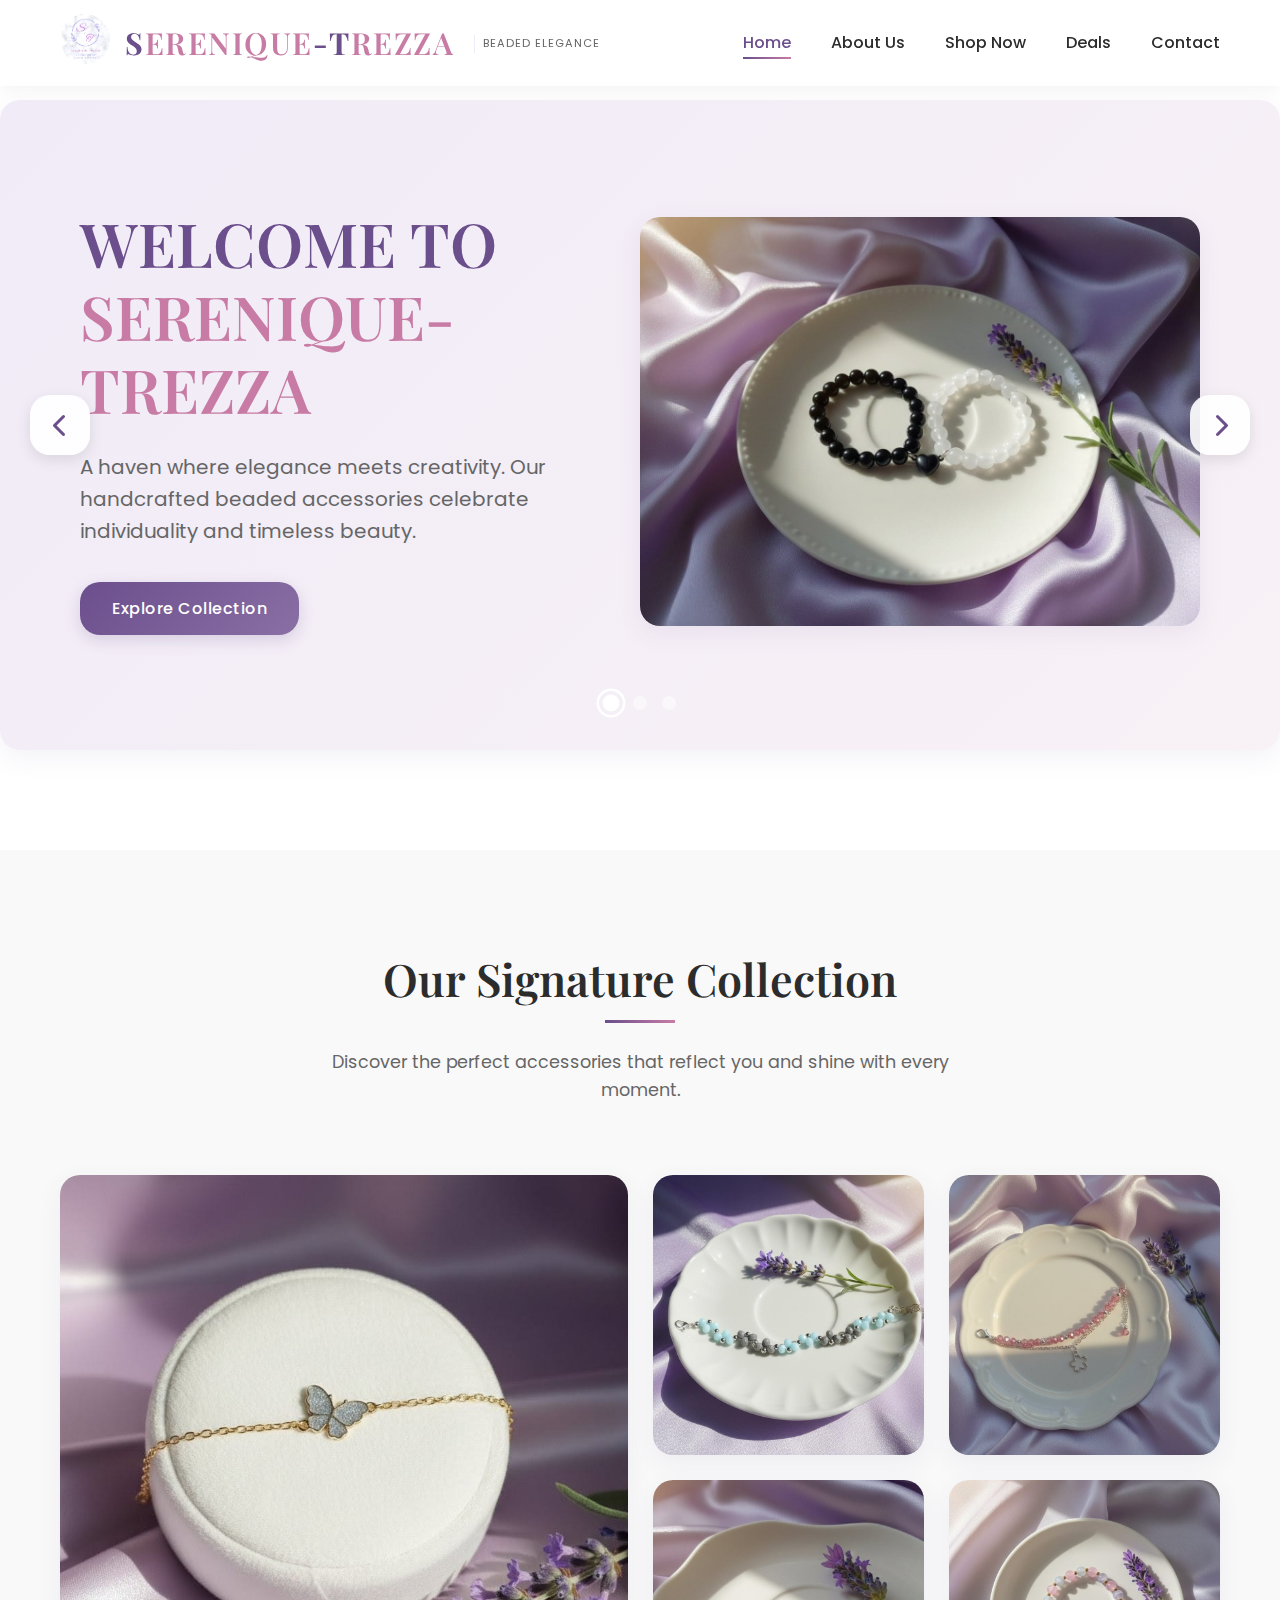
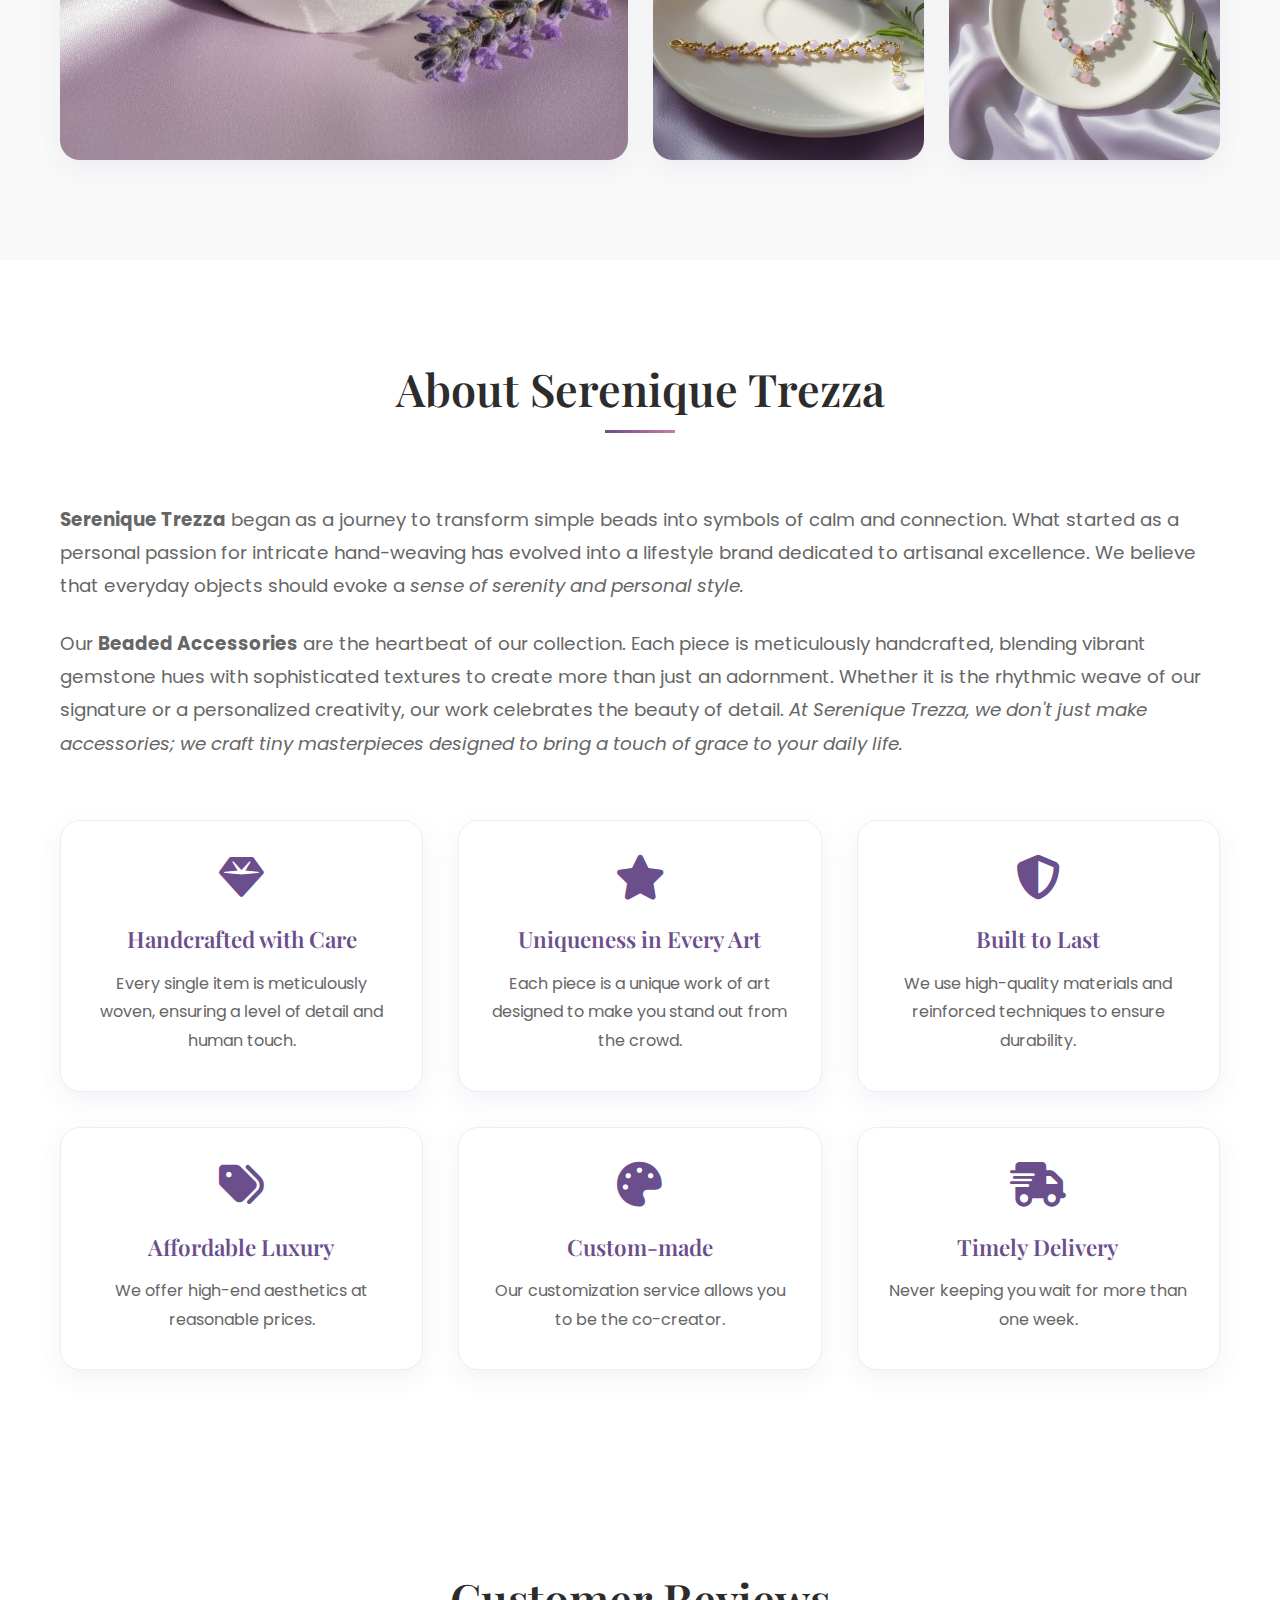
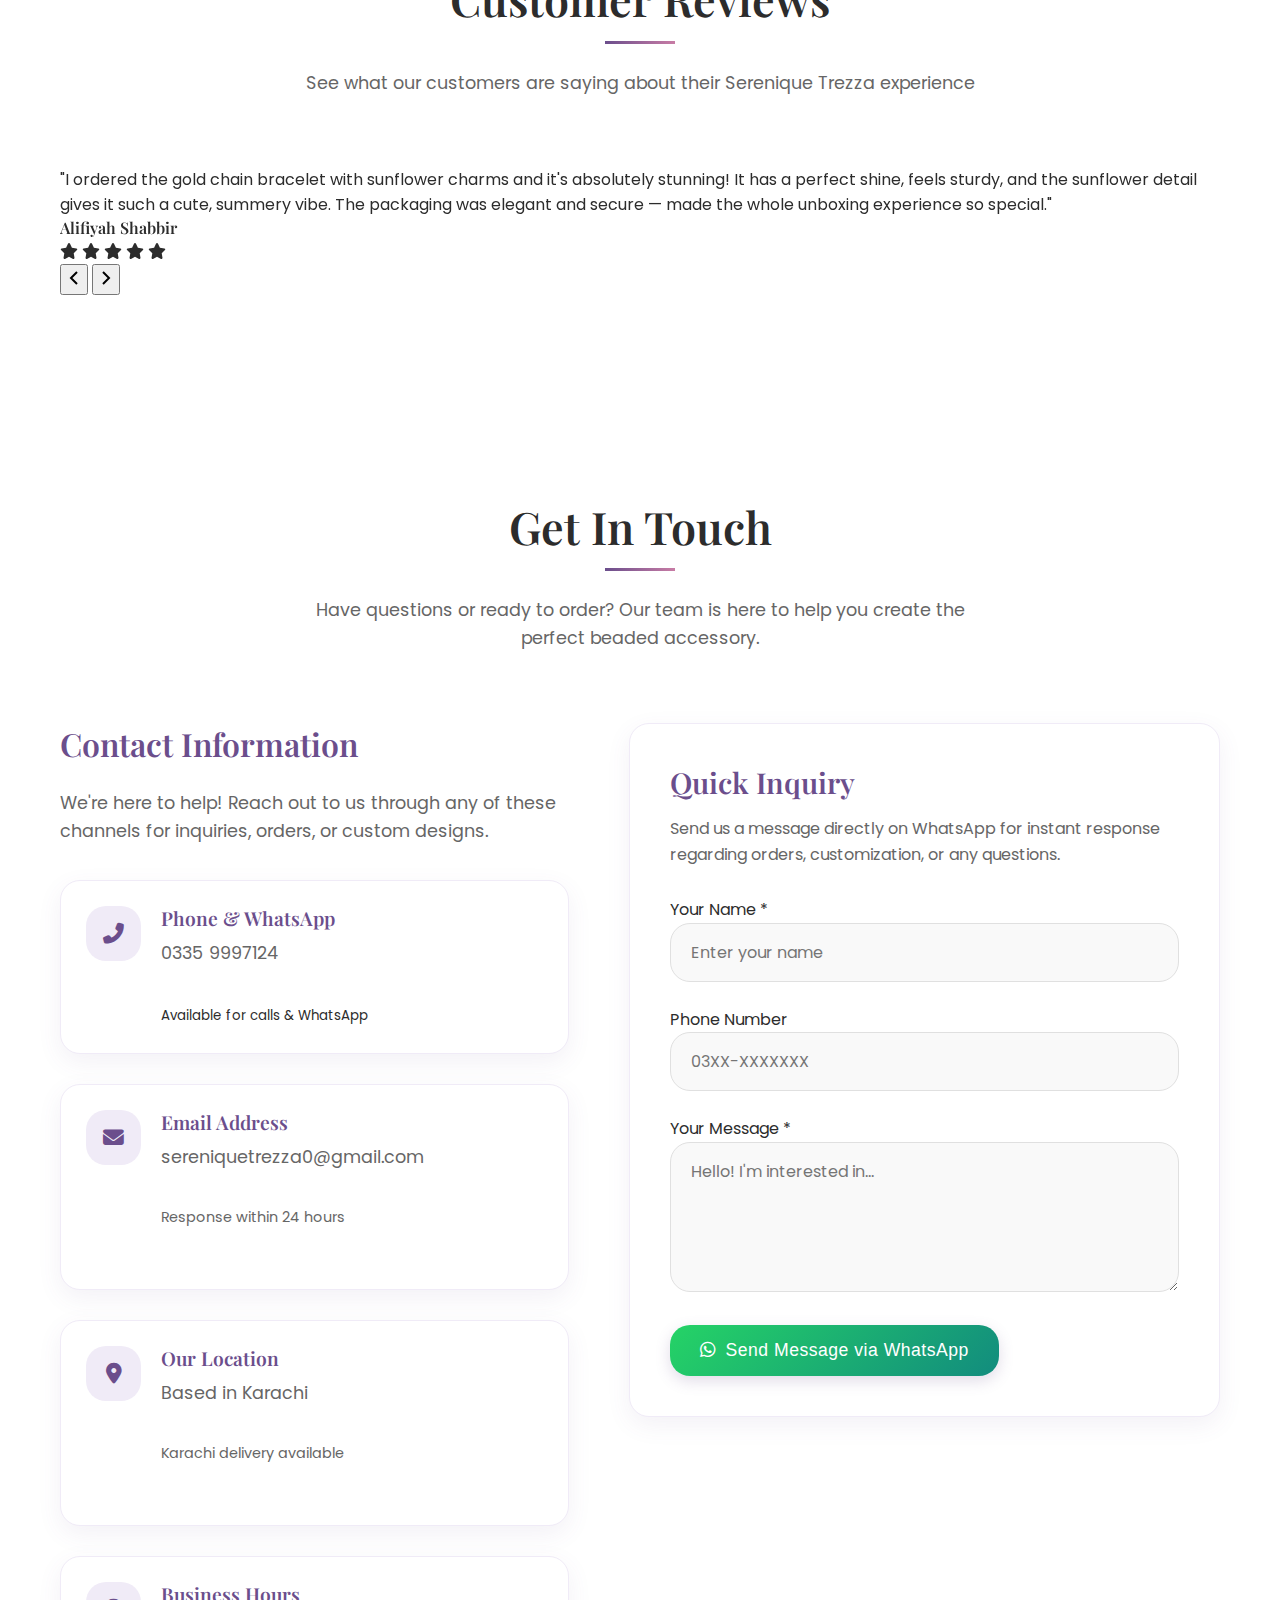
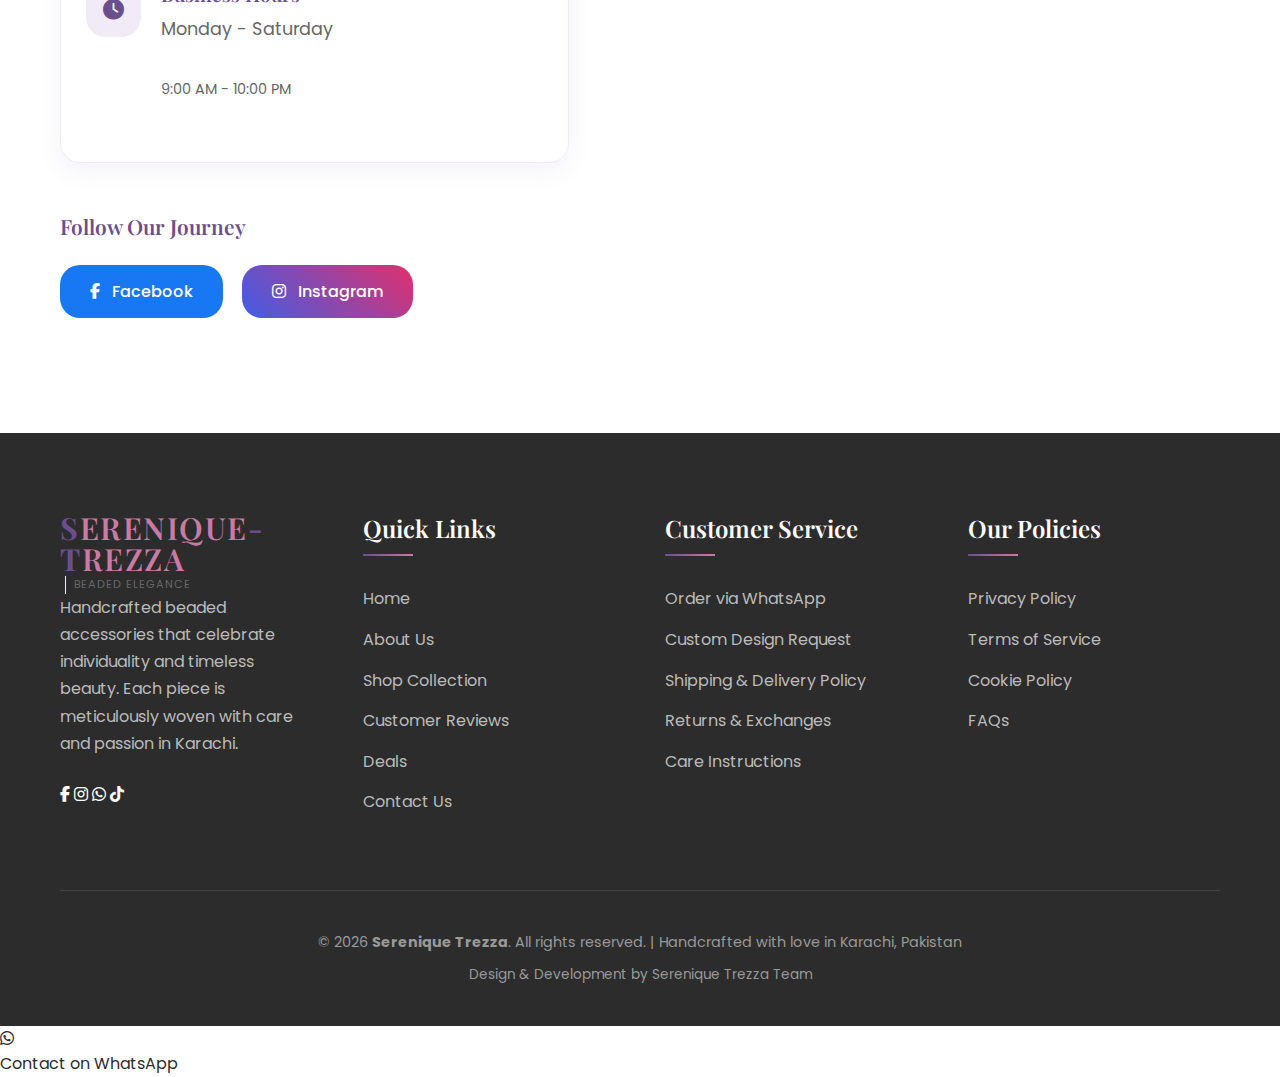
<file: index.html>
<!DOCTYPE html>
<html lang="en">

<head>
    <meta charset="UTF-8">
    <meta name="viewport" content="width=device-width, initial-scale=1.0">
    <title>Serenique Trezza - Signature Beaded Elegance</title>
    <meta name="description"
        content="Discover exquisite handcrafted beaded accessories from Serenique Trezza. Each piece celebrates individuality and timeless beauty.">
    <link rel="stylesheet" href="https://cdnjs.cloudflare.com/ajax/libs/font-awesome/6.4.0/css/all.min.css">
    <link rel="preconnect" href="https://fonts.googleapis.com">
    <link rel="preconnect" href="https://fonts.gstatic.com" crossorigin>
    <link
        href="https://fonts.googleapis.com/css2?family=Playfair+Display:wght@400;500;600;700&family=Poppins:wght@300;400;500;600&display=swap"
        rel="stylesheet">
        <link rel="stylesheet" href="https://cdn.jsdelivr.net/npm/swiper@11/swiper-bundle.min.css">
    <link rel="stylesheet" href="style.css">
    <link rel="icon" type="image/x-icon" href="imgaes/logo.jpeg">
</head>

<body>
    <!-- Header & Navigation -->
    <header id="header">
        <div class="container">
            <div class="nav-container">
                <div class="logo">
                    <div class="logo-img">
                        <a href="index.html"><img src="imgaes/logo.jpeg" alt="Serenique Trezza Logo"></a>
                    </div>
                    <div class="logo-text">S<span>ERENIQUE</span>-T<span>REZZA</span></div>
                    <div class="logo-tagline">BEADED ELEGANCE</div>
                </div>
                <div class="mobile-toggle" id="mobileToggle">
                    <i class="fas fa-bars"></i>
                </div>
                <ul class="nav-links" id="navLinks">
                    <li><a href="index.html" class="active">Home</a></li>
                    <li><a href="index.html#about">About Us</a></li>
                    <li><a href="gallery.html">Shop Now</a></li>
                    <li><a href="deals.html">Deals</a></li>
                    <li><a href="index.html#contact">Contact</a></li>
                </ul>
            </div>
        </div>
    </header>

    <!-- Hero Carousel -->
    <section class="hero">
        <div class="carousel-container">
            <div class="carousel-slide active">
                <div class="carousel-content">
                    <h1 class="fade-in-up">WELCOME TO <span>SERENIQUE-TREZZA</span></h1>
                    <p class="fade-in-up-delay">A haven where elegance meets creativity. Our handcrafted beaded
                        accessories celebrate individuality and timeless beauty.</p>
                    <a href="gallery.html" class="btn fade-in-up-delay-2">Explore Collection</a>
                </div>
                <div class="carousel-image">
                    <img src="imgaes/28soul-magnet.jpeg" alt="Soul Magnet Bracelet">
                </div>
            </div>

            <div class="carousel-slide">
                <div class="carousel-content">
                    <h1>Your Vision, <span>Our Artistry</span></h1>
                    <p>We believe the most beautiful accessories tell your unique story. From specific gemstone hues to
                        charms with personal meaning, every detail is hand-finished.</p>
                    <a href="#contact" class="btn">Customize Yours</a>
                </div>
                <div class="carousel-image">
                    <img src="imgaes/27unlocked-soul.jpeg" alt="Emerald Mist Bracelet">
                </div>
            </div>

            <div class="carousel-slide">
                <div class="carousel-content">
                    <h1>Handcrafted <span>Masterpieces</span></h1>
                    <p>Each piece is meticulously woven, blending vibrant colors with intricate details to create
                        accessories that spark joy and tell stories.</p>
                    <a href="#about" class="btn">Our Story</a>
                </div>
                <div class="carousel-image">
                    <img src="imgaes/21pearlescent-pet.jpeg" alt="Pearlescent Petal Bracelet">
                </div>
            </div>

            <div class="carousel-dots">
                <span class="dot active" data-slide="0"></span>
                <span class="dot" data-slide="1"></span>
                <span class="dot" data-slide="2"></span>
            </div>

            <button class="carousel-btn prev"><i class="fas fa-chevron-left"></i></button>
            <button class="carousel-btn next"><i class="fas fa-chevron-right"></i></button>
        </div>
    </section>

    <!-- Product Collage Section -->
    <section class="collage-section">
        <div class="container">
            <div class="section-title">
                <h2>Our Signature Collection</h2>
                <p>Discover the perfect accessories that reflect you and shine with every moment.</p>
            </div>
            <div class="collage-grid">
                <div class="collage-item large">
                    <img src="imgaes/2monarch.jpeg" alt="Monarch Whisper Bracelet">
                    <div class="collage-overlay">
                        <h3>Monarch Collection</h3>
                    </div>
                </div>
                <div class="collage-item">
                    <img src="imgaes/25winter-willow.jpeg" alt="Winter Willow Bracelet">
                    <div class="collage-overlay">
                        <h3>Winter Willow</h3>
                    </div>
                </div>
                <div class="collage-item">
                    <img src="imgaes/6crystal-whis.jpeg" alt="Crystal Whisper Bracelet">
                    <div class="collage-overlay">
                        <h3>Crystal Whisper</h3>
                    </div>
                </div>
                <div class="collage-item">
                    <img src="imgaes/24signature-pet.jpeg" alt="Signature Petal Bracelet">
                    <div class="collage-overlay">
                        <h3>Signature Petal</h3>
                    </div>
                </div>
                <div class="collage-item">
                    <img src="imgaes/13duo sernity-str.jpeg" alt="Duo Serenity Stretch Bracelet">
                    <div class="collage-overlay">
                        <h3>Duo Serenity</h3>
                    </div>
                </div>
            </div>
        </div>
    </section>

    <!-- About Section -->
    <section id="about" class="about">
        <div class="container">
            <div class="section-title">
                <h2>About Serenique Trezza</h2>
            </div>
            <div class="about-content">
                <div class="about-text">
                    <p><strong>Serenique Trezza</strong> began as a journey to transform simple beads into symbols of
                        calm and connection. What started as a personal passion for intricate hand-weaving has evolved
                        into a lifestyle brand dedicated to artisanal excellence. We believe that everyday objects
                        should evoke a <em>sense of serenity and personal style.</em></p>

                    <p>Our <strong>Beaded Accessories</strong> are the heartbeat of our collection. Each piece is
                        meticulously handcrafted, blending vibrant gemstone hues with sophisticated textures to create
                        more than just an adornment. Whether it is the rhythmic weave of our signature or a personalized
                        creativity, our work celebrates the beauty of detail. <em>At Serenique Trezza, we don't just
                            make accessories; we craft tiny masterpieces designed to bring a touch of grace to your
                            daily life.</em></p>

                    <div class="features-grid">
                        <div class="feature card-hover">
                            <i class="fas fa-gem"></i>
                            <h4>Handcrafted with Care</h4>
                            <p>Every single item is meticulously woven, ensuring a level of detail and human touch.</p>
                        </div>
                        <div class="feature card-hover">
                            <i class="fas fa-star"></i>
                            <h4>Uniqueness in Every Art</h4>
                            <p>Each piece is a unique work of art designed to make you stand out from the crowd.</p>
                        </div>
                        <div class="feature card-hover">
                            <i class="fas fa-shield-alt"></i>
                            <h4>Built to Last</h4>
                            <p>We use high-quality materials and reinforced techniques to ensure durability.</p>
                        </div>
                        <div class="feature card-hover">
                            <i class="fas fa-tags"></i>
                            <h4>Affordable Luxury</h4>
                            <p>We offer high-end aesthetics at reasonable prices.</p>
                        </div>
                        <div class="feature card-hover">
                            <i class="fas fa-palette"></i>
                            <h4>Custom-made</h4>
                            <p>Our customization service allows you to be the co-creator.</p>
                        </div>
                        <div class="feature card-hover">
                            <i class="fas fa-shipping-fast"></i>
                            <h4>Timely Delivery</h4>
                            <p>Never keeping you wait for more than one week.</p>
                        </div>
                    </div>
                </div>
            </div>
        </div>
    </section>
        <!-- Reviews Slider -->
        <section id="reviews" class="reviews">
            <div class="container">
                <div class="section-title">
                    <h2>Customer Reviews</h2>
                    <p>See what our customers are saying about their Serenique Trezza experience</p>
                </div>
                
                <div class="reviews-slider-container">
                    <div class="swiper reviews-swiper">
                        <div class="swiper-wrapper">
                            <!-- Review 1 -->
                            <div class="swiper-slide review-slide">
                                <div class="review-content">
                                    <div class="review-text">
                                        <p>"I ordered the gold chain bracelet with sunflower charms and it's absolutely stunning! It has a perfect shine, feels sturdy, and the sunflower detail gives it such a cute, summery vibe. The packaging was elegant and secure — made the whole unboxing experience so special."</p>
                                    </div>
                                    <div class="review-author">
                                        <h4>Alifiyah Shabbir</h4>
                                        <div class="review-stars">
                                            <i class="fas fa-star"></i>
                                            <i class="fas fa-star"></i>
                                            <i class="fas fa-star"></i>
                                            <i class="fas fa-star"></i>
                                            <i class="fas fa-star"></i>
                                        </div>
                                    </div>
                                </div>
                            </div>
                            
                            <!-- Review 2 -->
                            <div class="swiper-slide review-slide">
                                <div class="review-content">
                                    <div class="review-text">
                                        <p>"I just got my parcel. The bracelet is amazing and the packaging is also really nice. I love my bracelet thank you!"</p>
                                    </div>
                                    <div class="review-author">
                                        <h4>Duriyah</h4>
                                        <div class="review-stars">
                                            <i class="fas fa-star"></i>
                                            <i class="fas fa-star"></i>
                                            <i class="fas fa-star"></i>
                                            <i class="fas fa-star"></i>
                                            <i class="fas fa-star"></i>
                                        </div>
                                    </div>
                                </div>
                            </div>
                            
                            <!-- Review 3 -->
                            <div class="swiper-slide review-slide">
                                <div class="review-content">
                                    <div class="review-text">
                                        <p>"Just received my parcel! Great packaging and a lovely bracelet. Very happy with the purchase!"</p>
                                    </div>
                                    <div class="review-author">
                                        <h4>Zainab</h4>
                                        <div class="review-stars">
                                            <i class="fas fa-star"></i>
                                            <i class="fas fa-star"></i>
                                            <i class="fas fa-star"></i>
                                            <i class="fas fa-star"></i>
                                            <i class="fas fa-star"></i>
                                        </div>
                                    </div>
                                </div>
                            </div>
                            
                            <!-- Review 4 -->
                            <div class="swiper-slide review-slide">
                                <div class="review-content">
                                    <div class="review-text">
                                        <p>"I'm absolutely obsessed with this bracelet! The craftsmanship is beautiful, and the adjustable chain makes it so comfortable for any hand size. Light weight and best quality. Will definitely shop more."</p>
                                    </div>
                                    <div class="review-author">
                                        <h4>Hussaina</h4>
                                        <div class="review-stars">
                                            <i class="fas fa-star"></i>
                                            <i class="fas fa-star"></i>
                                            <i class="fas fa-star"></i>
                                            <i class="fas fa-star"></i>
                                            <i class="fas fa-star"></i>
                                        </div>
                                    </div>
                                </div>
                            </div>
                            
                            <!-- Review 5 -->
                            <div class="swiper-slide review-slide">
                                <div class="review-content">
                                    <div class="review-text">
                                        <p>"Thank you for this beautiful bracelet— you made it exactly the way I wanted. It's so elegant and pretty and I can wear it gracefully on any occasion. It goes perfectly with any outfit."</p>
                                    </div>
                                    <div class="review-author">
                                        <h4>Lamiyah</h4>
                                        <div class="review-stars">
                                            <i class="fas fa-star"></i>
                                            <i class="fas fa-star"></i>
                                            <i class="fas fa-star"></i>
                                            <i class="fas fa-star"></i>
                                            <i class="fas fa-star"></i>
                                        </div>
                                    </div>
                                </div>
                            </div>
                            
                            <!-- Review 6 -->
                            <div class="swiper-slide review-slide">
                                <div class="review-content">
                                    <div class="review-text">
                                        <p>"This chain bracelet is so elegant and the way I wanted. On the wrist it looks so stylish and pretty. I just love it!"</p>
                                    </div>
                                    <div class="review-author">
                                        <h4>Lamiyah</h4>
                                        <div class="review-stars">
                                            <i class="fas fa-star"></i>
                                            <i class="fas fa-star"></i>
                                            <i class="fas fa-star"></i>
                                            <i class="fas fa-star"></i>
                                            <i class="fas fa-star"></i>
                                        </div>
                                    </div>
                                </div>
                            </div>
                            
                            <!-- Review 7 -->
                            <div class="swiper-slide review-slide">
                                <div class="review-content">
                                    <div class="review-text">
                                        <p>"I wore the matha pati yesterday and it looked gorgeous! Thank you for making such a pretty piece."</p>
                                    </div>
                                    <div class="review-author">
                                        <h4>Sarrah</h4>
                                        <div class="review-stars">
                                            <i class="fas fa-star"></i>
                                            <i class="fas fa-star"></i>
                                            <i class="fas fa-star"></i>
                                            <i class="fas fa-star"></i>
                                            <i class="fas fa-star"></i>
                                        </div>
                                    </div>
                                </div>
                            </div>
                            
                            <!-- Review 8 -->
                            <div class="swiper-slide review-slide">
                                <div class="review-content">
                                    <div class="review-text">
                                        <p>"I ordered this bracelet for my daughter and she absolutely loves it! The pastel colors and cute kitty charm are perfect for kids. It's lightweight, comfortable, and safe for children to wear."</p>
                                    </div>
                                    <div class="review-author">
                                        <h4>Mariyam</h4>
                                        <div class="review-stars">
                                            <i class="fas fa-star"></i>
                                            <i class="fas fa-star"></i>
                                            <i class="fas fa-star"></i>
                                            <i class="fas fa-star"></i>
                                            <i class="fas fa-star"></i>
                                        </div>
                                    </div>
                                </div>
                            </div>
                            <!-- Review 9 -->
                            <div class="swiper-slide review-slide">
                                <div class="review-content">
                                    <div class="review-text">
                                        <p>Loved it 🤍 The packaging was super aesthetic and even smelled amazing—total Pinterest vibes. Earrings are beautiful, great quality, and exactly as shown. Will definitely order again ✨</p>
                                    </div>
                                    <div class="review-author">
                                        <h4>Fatima</h4>
                                        <div class="review-stars">
                                            <i class="fas fa-star"></i>
                                            <i class="fas fa-star"></i>
                                            <i class="fas fa-star"></i>
                                            <i class="fas fa-star"></i>
                                            <i class="fas fa-star"></i>
                                        </div>
                                    </div>
                                </div>
                            </div>
                        </div>
                        
                        <!-- Navigation -->
                        <div class="review-nav">
                            <button class="review-prev">
                                <svg width="24" height="24" viewBox="0 0 24 24" fill="none" stroke="currentColor" stroke-width="2">
                                    <path d="M15 18l-6-6 6-6"/>
                                </svg>
                            </button>
                            <button class="review-next">
                                <svg width="24" height="24" viewBox="0 0 24 24" fill="none" stroke="currentColor" stroke-width="2">
                                    <path d="M9 18l6-6-6-6"/>
                                </svg>
                            </button>
                        </div>
                        
                        <!-- Pagination -->
                        <div class="review-pagination"></div>
                    </div>
                </div>
            </div>
        </section>

<!-- Update the Contact Section HTML in your index.html -->
<section id="contact" class="contact">
    <div class="container">
        <div class="section-title">
            <h2>Get In Touch</h2>
            <p>Have questions or ready to order? Our team is here to help you create the perfect beaded accessory.</p>
        </div>
        <div class="contact-content">
            <div class="contact-info">
                <h3>Contact Information</h3>
                <p>We're here to help! Reach out to us through any of these channels for inquiries, orders, or custom designs.</p>
                
                <div class="contact-details-grid">
<!-- In the Phone & WhatsApp section -->
<div class="contact-detail card-hover">
    <i class="fas fa-phone-alt"></i>
    <div>
        <h4>Phone & WhatsApp</h4>
        <p><a href="tel:03359997124">0335 9997124</a></p>
        <small>Available for calls & WhatsApp</small>
    </div>
</div>                    
                    <div class="contact-detail card-hover">
                        <i class="fas fa-envelope"></i>
                        <div>
                            <h4>Email Address</h4>
                            <p><a href="mailto:sereniquetrezza0@gmail.com">sereniquetrezza0@gmail.com</a></p>
                            <p style="font-size: 0.9rem; margin-top: 5px;">Response within 24 hours</p>
                        </div>
                    </div>
                    
                    <div class="contact-detail card-hover">
                        <i class="fas fa-map-marker-alt"></i>
                        <div>
                            <h4>Our Location</h4>
                            <p>Based in Karachi</p>
                            <p style="font-size: 0.9rem; margin-top: 5px;">Karachi delivery available</p>
                        </div>
                    </div>
                    
                    <div class="contact-detail card-hover">
                        <i class="fas fa-clock"></i>
                        <div>
                            <h4>Business Hours</h4>
                            <p>Monday - Saturday</p>
                            <p style="font-size: 0.9rem; margin-top: 5px;">9:00 AM - 10:00 PM</p>
                        </div>
                    </div>
                </div>
                
                <div class="social-connect">
                    <h4>Follow Our Journey</h4>
                    <div class="social-buttons">
                        <a href="https://facebook.com/sereniquetrezza" target="_blank"
                            class="social-btn facebook">
                            <i class="fab fa-facebook-f"></i> Facebook
                        </a>
                        <a href="https://instagram.com/serenique_trezza._.0" target="_blank"
                            class="social-btn instagram">
                            <i class="fab fa-instagram"></i> Instagram
                        </a>
                    </div>
                </div>
            </div>
            
            <div class="whatsapp-form">
                <h3>Quick Inquiry</h3>
                <p>Send us a message directly on WhatsApp for instant response regarding orders, customization, or any questions.</p>
                <form id="whatsappForm">
                    <div class="form-group" data-hint="Enter your full name">
                        <label for="whatsappName">Your Name *</label>
                        <input type="text" id="whatsappName" placeholder="Enter your name" required>
                    </div>
                    <div class="form-group" data-hint="For order confirmation">
                        <label for="whatsappPhone">Phone Number</label>
                        <input type="tel" id="whatsappPhone" placeholder="03XX-XXXXXXX">
                    </div>
                    <div class="form-group" data-hint="Tell us about your order or question">
                        <label for="whatsappMessage">Your Message *</label>
                        <textarea id="whatsappMessage" placeholder="Hello! I'm interested in..." required></textarea>
                    </div>
                    <button type="submit" class="btn whatsapp-btn">
                        <i class="fab fa-whatsapp"></i> Send Message via WhatsApp
                    </button>
                </form>
            </div>
        </div>
    </div>
</section>

<!-- Update the Footer HTML in your index.html -->
<footer>
    <div class="container">
        <div class="footer-content">
            <div class="footer-col">
                <div class="footer-logo">
                    <div class="logo-text">S<span>ERENIQUE</span>-T<span>REZZA</span></div>
                    <div class="logo-tagline">BEADED ELEGANCE</div>
                </div>
                <p>Handcrafted beaded accessories that celebrate individuality and timeless beauty. Each piece is meticulously woven with care and passion in Karachi.</p>
                <div class="footer-social">
                    <a href="https://facebook.com/sereniquetrezza" target="_blank"><i class="fab fa-facebook-f"></i></a>
                    <a href="https://instagram.com/serenique_trezza._.0" target="_blank"><i class="fab fa-instagram"></i></a>
                    <a href="https://wa.me/923359997124" target="_blank"><i class="fab fa-whatsapp"></i></a>
                    <a href="https://tiktok.com/@sereniquetrezza" target="_blank"><i class="fab fa-tiktok"></i></a>
                </div>
            </div>
            
            <div class="footer-col">
                <h3>Quick Links</h3>
                <ul class="footer-links">
                    <li><a href="index.html">Home</a></li>
                    <li><a href="index.html#about">About Us</a></li>
                    <li><a href="gallery.html">Shop Collection</a></li>
                    <li><a href="index.html#reviews">Customer Reviews</a></li>
                    <li><a href="deals.html">Deals</a></li>
                    <li><a href="index.html#contact">Contact Us</a></li>
                </ul>
            </div>
            
            <div class="footer-col">
                <h3>Customer Service</h3>
                <ul class="footer-links">
                    <li><a href="https://wa.me/923359997124" target="_blank">Order via WhatsApp</a></li>
                    <li><a href="#contact">Custom Design Request</a></li>
                    <li><a href="privacy.html">Shipping & Delivery Policy</a></li>
                    <li><a href="privacy.html">Returns & Exchanges</a></li>
                    <li><a href="privacy.html">Care Instructions</a></li>
                </ul>
            </div>
            
            <div class="footer-col">
                <h3>Our Policies</h3>
                <ul class="footer-links">
                    <li><a href="privacy.html">Privacy Policy</a></li>
                    <li><a href="privacy.html">Terms of Service</a></li>
                    <li><a href="privacy.html">Cookie Policy</a></li>
                    <li><a href="privacy.html">FAQs</a></li>
                </ul>
                
            </div>
        </div>
        
        <div class="footer-bottom">
            <div class="copyright">
                <p>&copy; 2026 <strong>Serenique Trezza</strong>. All rights reserved. | Handcrafted with love in Karachi, Pakistan</p>
                <p style="margin-top: 10px; font-size: 0.85rem;">Design & Development by Serenique Trezza Team</p>
            </div>
            
           
        </div>
    </div>
</footer>

<a href="https://wa.me/923359997124" target="_blank" class="whatsapp-float">
    <div class="whatsapp-icon">
        <i class="fab fa-whatsapp"></i>
    </div>
    <div class="whatsapp-text">
        Contact on WhatsApp
    </div>
</a>

    <script src="https://cdn.jsdelivr.net/npm/swiper@11/swiper-bundle.min.js"></script>
    <script src="script.js"></script>
    <script src="script.js"></script>
    
</body>

</html>
</file>
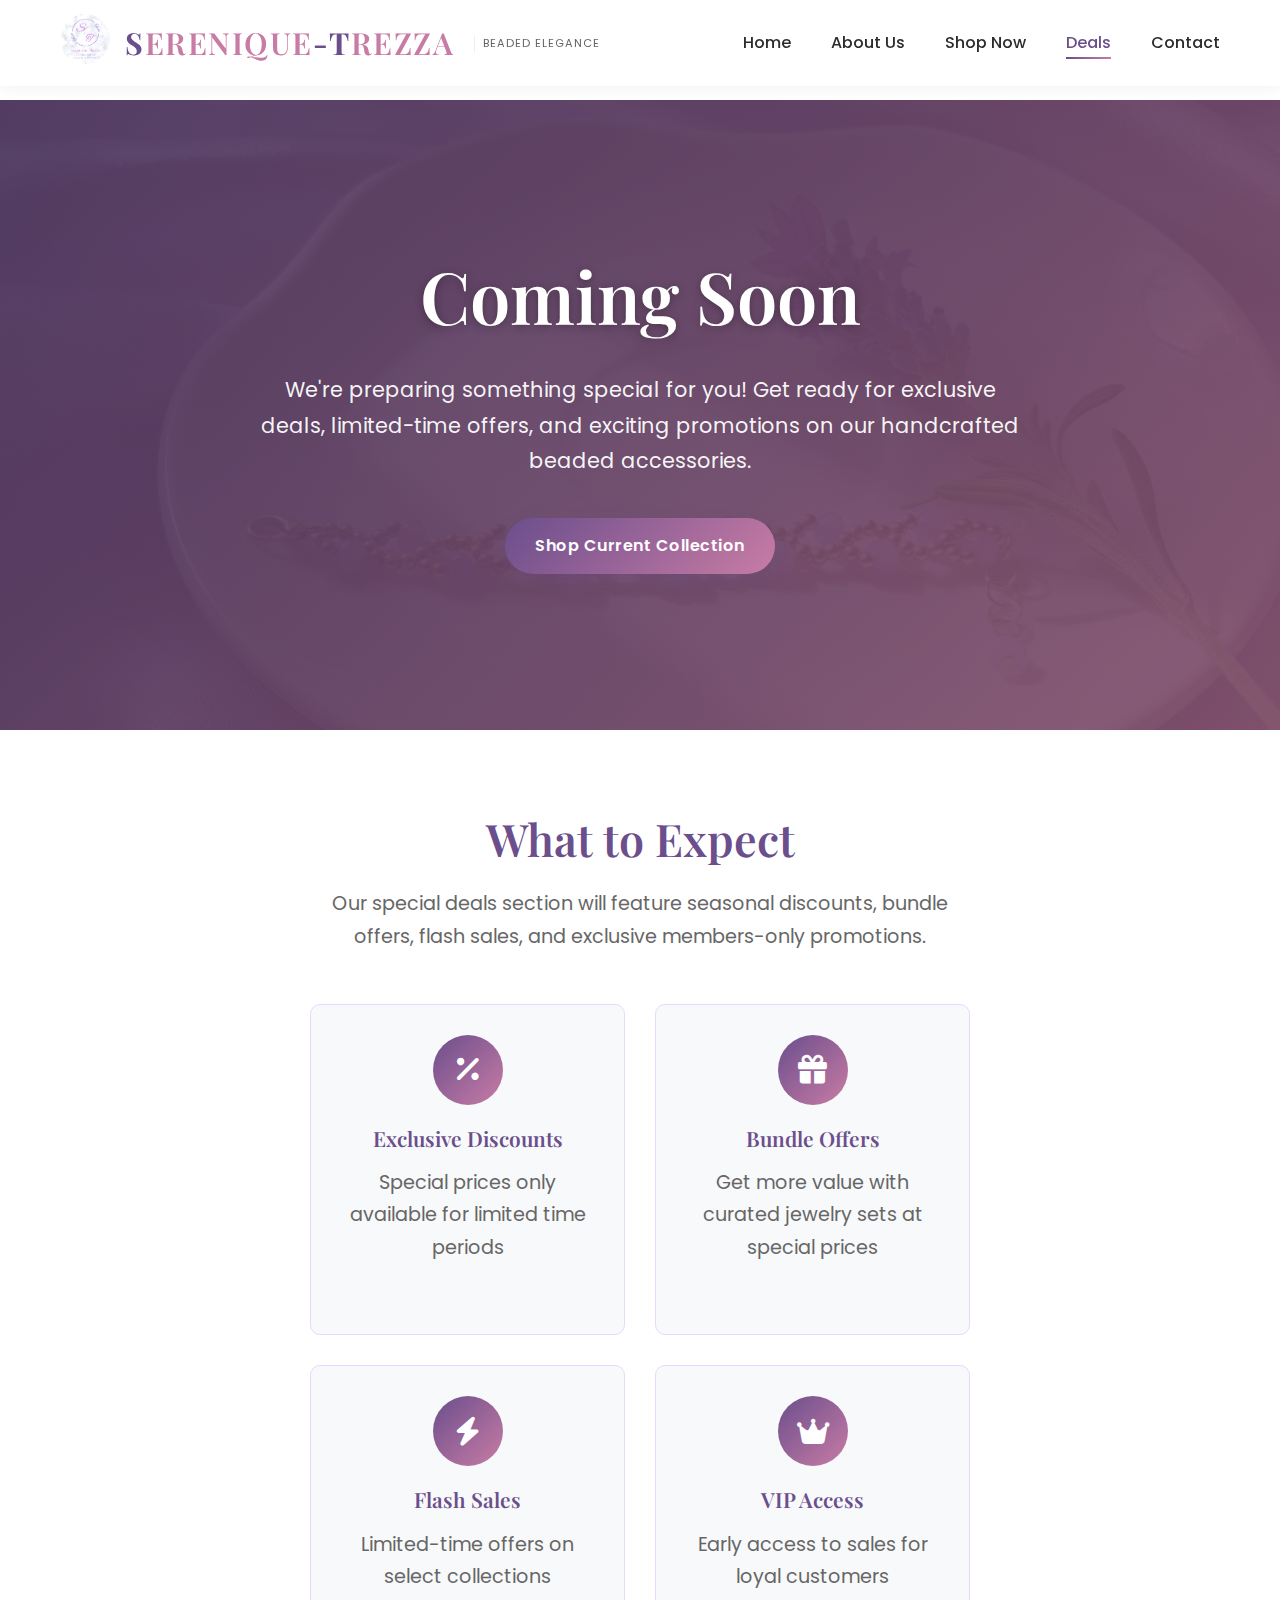
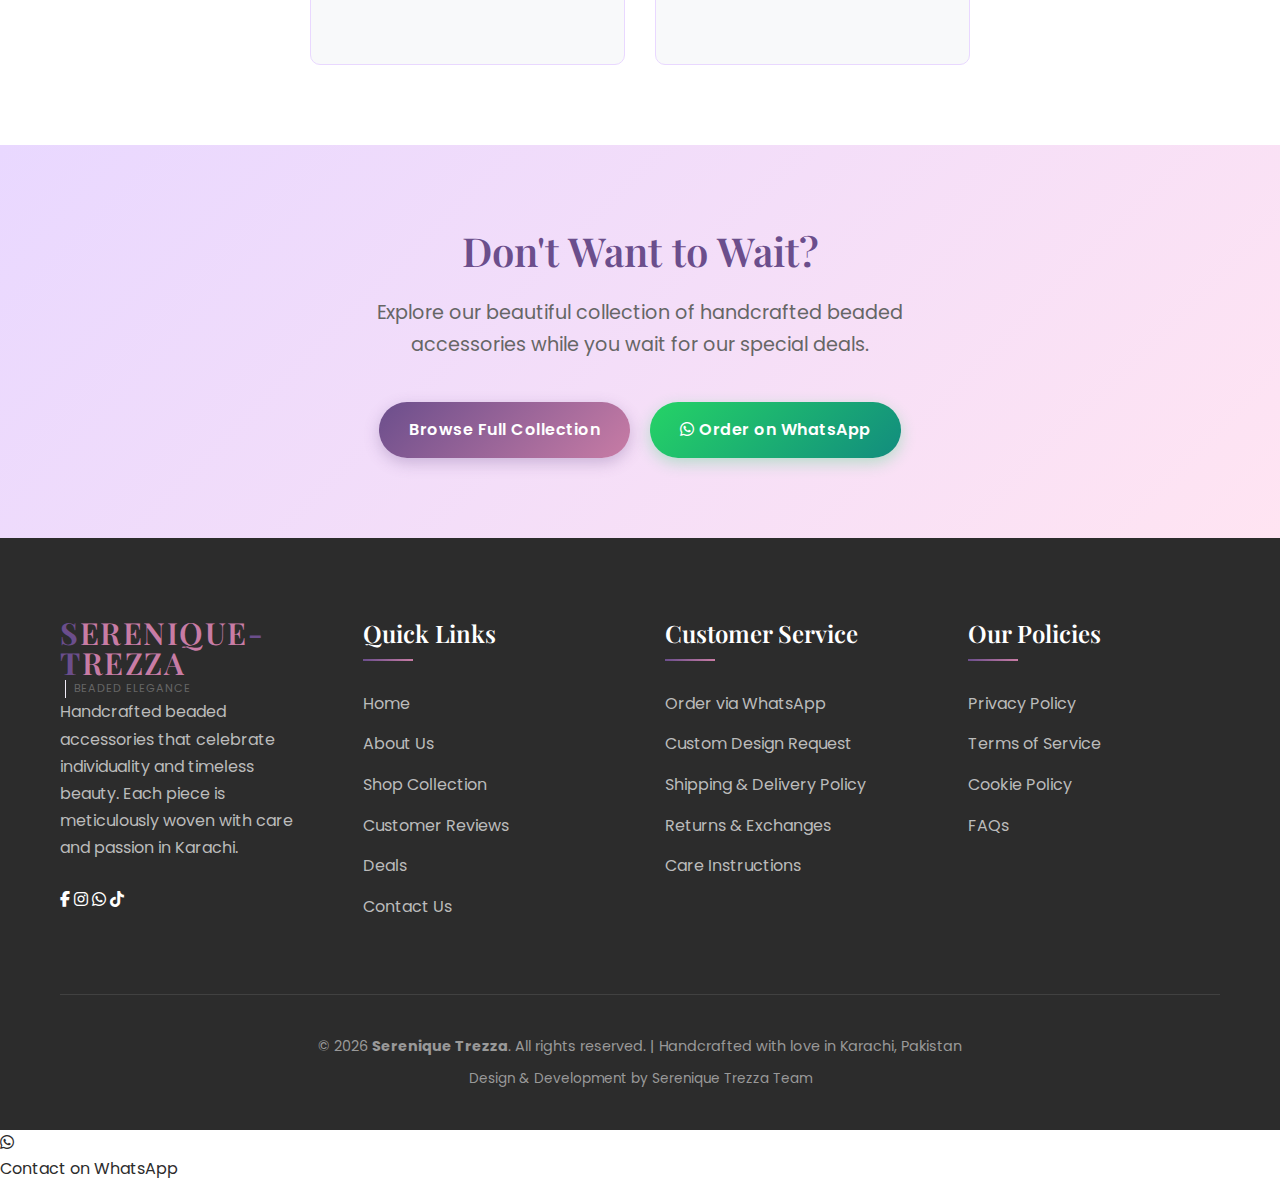
<file: deals.html>
<!DOCTYPE html>
<html lang="en">

<head>
    <meta charset="UTF-8">
    <meta name="viewport" content="width=device-width, initial-scale=1.0">
    <title>Special Deals - Serenique Trezza Beaded Elegance</title>
    <meta name="description"
        content="Exciting deals and special offers on handcrafted beaded accessories from Serenique Trezza. Check back soon for exclusive discounts and promotions.">
    <link rel="stylesheet" href="https://cdnjs.cloudflare.com/ajax/libs/font-awesome/6.4.0/css/all.min.css">
    <link rel="preconnect" href="https://fonts.googleapis.com">
    <link rel="preconnect" href="https://fonts.gstatic.com" crossorigin>
    <link
        href="https://fonts.googleapis.com/css2?family=Playfair+Display:wght@400;500;600;700&family=Poppins:wght@300;400;500;600&display=swap"
        rel="stylesheet">
    <link rel="stylesheet" href="style.css">
    <link rel="icon" type="image/x-icon" href="imgaes/logo.jpeg">
    <style>
        /* Additional styles specific to Deals page */
        .coming-soon-hero {
            margin-top: 100px;
            padding: 100px 0;
            background: linear-gradient(135deg, rgba(107, 78, 140, 0.9), rgba(200, 124, 165, 0.9)),
                        url('imgaes/24signature-pet.jpeg');
            background-size: cover;
            background-position: center;
            background-attachment: fixed;
            color: white;
            text-align: center;
            position: relative;
            overflow: hidden;
            min-height: 70vh;
            display: flex;
            align-items: center;
            justify-content: center;
        }
        
        .coming-soon-hero:before {
            content: '';
            position: absolute;
            top: 0;
            left: 0;
            width: 100%;
            height: 100%;
            background: rgba(0, 0, 0, 0.3);
        }
        
        .coming-soon-content {
            position: relative;
            z-index: 2;
            max-width: 800px;
            margin: 0 auto;
            padding: 0 20px;
        }
        
        .coming-soon-hero h1 {
            font-size: 4.5rem;
            margin-bottom: 30px;
            color: white;
            text-shadow: 0 2px 10px rgba(0, 0, 0, 0.3);
            animation: pulse 2s infinite;
        }
        
        .coming-soon-hero p {
            font-size: 1.3rem;
            margin-bottom: 40px;
            color: rgba(255, 255, 255, 0.95);
            line-height: 1.7;
        }
        
        .coming-soon-cta {
            background: #ffffff;
            padding: 80px 0;
            text-align: center;
        }
        
        .cta-content {
            max-width: 700px;
            margin: 0 auto;
            padding: 0 20px;
        }
        
        .cta-content h2 {
            font-size: 2.8rem;
            color: #6b4e8c;
            margin-bottom: 20px;
        }
        
        .cta-content p {
            font-size: 1.2rem;
            color: #666;
            margin-bottom: 40px;
            line-height: 1.7;
        }
        
        .features-grid {
            display: grid;
            grid-template-columns: repeat(auto-fit, minmax(250px, 1fr));
            gap: 30px;
            margin-top: 50px;
        }
        
        .feature-item {
            background: #f8f9fa;
            padding: 30px;
            border-radius: 10px;
            text-align: center;
            transition: all 0.3s ease;
            border: 1px solid #e9d8ff;
        }
        
        .feature-item:hover {
            transform: translateY(-10px);
            box-shadow: 0 15px 30px rgba(0, 0, 0, 0.1);
        }
        
        .feature-icon {
            width: 70px;
            height: 70px;
            background: linear-gradient(135deg, #6b4e8c, #c87ca5);
            border-radius: 50%;
            display: flex;
            align-items: center;
            justify-content: center;
            margin: 0 auto 20px;
            font-size: 1.8rem;
            color: white;
        }
        
        .feature-item h3 {
            font-size: 1.3rem;
            margin-bottom: 15px;
            color: #6b4e8c;
        }
        
        .shop-now-section {
            background: linear-gradient(135deg, #e9d8ff 0%, #ffe4f2 100%);
            padding: 80px 0;
            text-align: center;
        }
        
        .shop-now-content {
            max-width: 600px;
            margin: 0 auto;
            padding: 0 20px;
        }
        
        .shop-now-content h2 {
            font-size: 2.5rem;
            color: #6b4e8c;
            margin-bottom: 20px;
        }
        
        .shop-now-content p {
            font-size: 1.2rem;
            color: #666;
            margin-bottom: 40px;
            line-height: 1.7;
        }
        
        .shop-buttons {
            display: flex;
            gap: 20px;
            justify-content: center;
            flex-wrap: wrap;
        }
        
        /* Button Styles */
        .btn {
            display: inline-block;
            padding: 15px 30px;
            background: linear-gradient(135deg, #6b4e8c, #c87ca5);
            color: white;
            text-decoration: none;
            border-radius: 50px;
            font-weight: 600;
            font-size: 1rem;
            transition: all 0.3s ease;
            border: none;
            cursor: pointer;
            box-shadow: 0 5px 15px rgba(107, 78, 140, 0.3);
        }
        
        .btn:hover {
            transform: translateY(-3px);
            box-shadow: 0 8px 20px rgba(107, 78, 140, 0.4);
        }
        
        .whatsapp-btn {
            background: linear-gradient(135deg, #25D366, #128C7E);
            box-shadow: 0 5px 15px rgba(37, 211, 102, 0.3);
        }
        
        .whatsapp-btn:hover {
            box-shadow: 0 8px 20px rgba(37, 211, 102, 0.4);
        }
        
        @keyframes pulse {
            0% { transform: scale(1); }
            50% { transform: scale(1.05); }
            100% { transform: scale(1); }
        }
        
        /* Responsive Styles */
        @media (max-width: 992px) {
            .coming-soon-hero h1 {
                font-size: 3.5rem;
            }
            
            .cta-content h2 {
                font-size: 2.2rem;
            }
            
            .shop-now-content h2 {
                font-size: 2rem;
            }
        }
        
        @media (max-width: 768px) {
            .coming-soon-hero {
                margin-top: 80px;
                padding: 80px 0;
                min-height: 60vh;
            }
            
            .coming-soon-hero h1 {
                font-size: 2.8rem;
            }
            
            .coming-soon-hero p {
                font-size: 1.1rem;
            }
            
            .cta-content h2 {
                font-size: 2rem;
            }
            
            .shop-now-content h2 {
                font-size: 1.8rem;
            }
            
            .shop-buttons {
                flex-direction: column;
                align-items: center;
            }
            
            .shop-buttons .btn {
                width: 100%;
                max-width: 300px;
            }
        }
        
        @media (max-width: 576px) {
            .coming-soon-hero {
                margin-top: 70px;
                padding: 60px 0;
            }
            
            .coming-soon-hero h1 {
                font-size: 2.2rem;
            }
            
            .features-grid {
                grid-template-columns: 1fr;
            }
            
            .feature-item {
                padding: 25px 20px;
            }
            
            .feature-icon {
                width: 60px;
                height: 60px;
                font-size: 1.5rem;
            }
            
            .shop-now-content h2 {
                font-size: 1.6rem;
            }
        }
        
        @media (max-width: 480px) {
            .coming-soon-hero h1 {
                font-size: 2rem;
            }
            
            .cta-content h2 {
                font-size: 1.8rem;
            }
        }
    </style>
</head>

<body>
    <!-- Header & Navigation -->
    <header id="header">
        <div class="container">
            <div class="nav-container">
                <div class="logo">
                    <div class="logo-img">
                        <a href="index.html"><img src="imgaes/logo.jpeg" alt="Serenique Trezza Logo"></a>
                    </div>
                    <div class="logo-text">S<span>ERENIQUE</span>-T<span>REZZA</span></div>
                    <div class="logo-tagline">BEADED ELEGANCE</div>
                </div>
                <div class="mobile-toggle" id="mobileToggle">
                    <i class="fas fa-bars"></i>
                </div>
                <nav>
                    <ul class="nav-links" id="navLinks">
                        <li><a href="index.html">Home</a></li>
                        <li><a href="index.html#about">About Us</a></li>
                        <li><a href="gallery.html">Shop Now</a></li>
                        <li><a href="deals.html" class="active">Deals</a></li>
                        <li><a href="index.html#contact">Contact</a></li>
                    </ul>
                </nav>
            </div>
        </div>
    </header>

    <!-- Coming Soon Hero Section -->
    <section class="coming-soon-hero">
        <div class="coming-soon-content">
            <h1>Coming Soon</h1>
            <p>We're preparing something special for you! Get ready for exclusive deals, limited-time offers, and exciting promotions on our handcrafted beaded accessories.</p>
            <a href="gallery.html" class="btn">Shop Current Collection</a>
        </div>
    </section>

    <!-- What to Expect Section -->
    <section class="coming-soon-cta">
        <div class="container">
            <div class="cta-content">
                <h2>What to Expect</h2>
                <p>Our special deals section will feature seasonal discounts, bundle offers, flash sales, and exclusive members-only promotions.</p>
                
                <div class="features-grid">
                    <div class="feature-item card-hover">
                        <div class="feature-icon">
                            <i class="fas fa-percentage"></i>
                        </div>
                        <h3>Exclusive Discounts</h3>
                        <p>Special prices only available for limited time periods</p>
                    </div>
                    <div class="feature-item card-hover">
                        <div class="feature-icon">
                            <i class="fas fa-gift"></i>
                        </div>
                        <h3>Bundle Offers</h3>
                        <p>Get more value with curated jewelry sets at special prices</p>
                    </div>
                    <div class="feature-item card-hover">
                        <div class="feature-icon">
                            <i class="fas fa-bolt"></i>
                        </div>
                        <h3>Flash Sales</h3>
                        <p>Limited-time offers on select collections</p>
                    </div>
                    <div class="feature-item card-hover">
                        <div class="feature-icon">
                            <i class="fas fa-crown"></i>
                        </div>
                        <h3>VIP Access</h3>
                        <p>Early access to sales for loyal customers</p>
                    </div>
                </div>
            </div>
        </div>
    </section>

    <!-- Shop Now Section -->
    <section class="shop-now-section">
        <div class="container">
            <div class="shop-now-content">
                <h2>Don't Want to Wait?</h2>
                <p>Explore our beautiful collection of handcrafted beaded accessories while you wait for our special deals.</p>
                
                <div class="shop-buttons">
                    <a href="gallery.html" class="btn">Browse Full Collection</a>
                    <a href="https://wa.me/923359997124" target="_blank" class="btn whatsapp-btn">
                        <i class="fab fa-whatsapp"></i> Order on WhatsApp
                    </a>
                </div>
            </div>
        </div>
    </section>

    <!-- Footer -->
    <footer>
        <div class="container">
            <div class="footer-content">
                <div class="footer-col">
                    <div class="footer-logo">
                        <div class="logo-text">S<span>ERENIQUE</span>-T<span>REZZA</span></div>
                        <div class="logo-tagline">BEADED ELEGANCE</div>
                    </div>
                    <p>Handcrafted beaded accessories that celebrate individuality and timeless beauty. Each piece is meticulously woven with care and passion in Karachi.</p>
                    <div class="footer-social">
                        <a href="https://facebook.com/sereniquetrezza" target="_blank"><i class="fab fa-facebook-f"></i></a>
                        <a href="https://instagram.com/serenique_trezza._.0" target="_blank"><i class="fab fa-instagram"></i></a>
                        <a href="https://wa.me/923359997124" target="_blank"><i class="fab fa-whatsapp"></i></a>
                        <a href="https://tiktok.com/@sereniquetrezza" target="_blank"><i class="fab fa-tiktok"></i></a>
                    </div>
                </div>
                
                <div class="footer-col">
                    <h3>Quick Links</h3>
                    <ul class="footer-links">
                        <li><a href="index.html">Home</a></li>
                        <li><a href="index.html#about">About Us</a></li>
                        <li><a href="gallery.html">Shop Collection</a></li>
                        <li><a href="index.html#reviews">Customer Reviews</a></li>
                        <li><a href="deals.html">Deals</a></li>
                        <li><a href="index.html#contact">Contact Us</a></li>
                    </ul>
                </div>
                
                <div class="footer-col">
                    <h3>Customer Service</h3>
                    <ul class="footer-links">
                        <li><a href="https://wa.me/923359997124" target="_blank">Order via WhatsApp</a></li>
                        <li><a href="#contact">Custom Design Request</a></li>
                        <li><a href="privacy.html">Shipping & Delivery Policy</a></li>
                        <li><a href="privacy.html">Returns & Exchanges</a></li>
                        <li><a href="privacy.html">Care Instructions</a></li>
                    </ul>
                </div>
                
                <div class="footer-col">
                    <h3>Our Policies</h3>
                    <ul class="footer-links">
                        <li><a href="privacy.html">Privacy Policy</a></li>
                        <li><a href="privacy.html">Terms of Service</a></li>
                        <li><a href="privacy.html">Cookie Policy</a></li>
                        <li><a href="privacy.html">FAQs</a></li>
                    </ul>
                </div>
            </div>
            
            <div class="footer-bottom">
                <div class="copyright">
                    <p>&copy; 2026 <strong>Serenique Trezza</strong>. All rights reserved. | Handcrafted with love in Karachi, Pakistan</p>
                    <p style="margin-top: 10px; font-size: 0.85rem;">Design & Development by Serenique Trezza Team</p>
                </div>
            </div>
        </div>
    </footer>

    <!-- WhatsApp Float Button -->
    <a href="https://wa.me/923359997124" target="_blank" class="whatsapp-float">
        <div class="whatsapp-icon">
            <i class="fab fa-whatsapp"></i>
        </div>
        <div class="whatsapp-text">
            Contact on WhatsApp
        </div>
    </a>

    <script>
        // Mobile Navigation Toggle
        document.addEventListener('DOMContentLoaded', function() {
            const mobileToggle = document.getElementById('mobileToggle');
            const navLinks = document.getElementById('navLinks');
            
            if (mobileToggle && navLinks) {
                mobileToggle.addEventListener('click', () => {
                    navLinks.classList.toggle('active');
                    mobileToggle.innerHTML = navLinks.classList.contains('active')
                        ? '<i class="fas fa-times"></i>'
                        : '<i class="fas fa-bars"></i>';

                    // Prevent body scroll when menu is open on mobile
                    if (navLinks.classList.contains('active') && window.innerWidth <= 768) {
                        document.body.style.overflow = 'hidden';
                    } else {
                        document.body.style.overflow = 'auto';
                    }
                });

                // Close mobile menu when clicking a link
                document.querySelectorAll('.nav-links a').forEach(link => {
                    link.addEventListener('click', () => {
                        if (navLinks.classList.contains('active')) {
                            navLinks.classList.remove('active');
                            mobileToggle.innerHTML = '<i class="fas fa-bars"></i>';
                            document.body.style.overflow = 'auto';
                        }
                    });
                });
            }

            // Header scroll effect
            window.addEventListener('scroll', () => {
                const header = document.getElementById('header');
                if (header) {
                    if (window.scrollY > 50) {
                        header.classList.add('scrolled');
                    } else {
                        header.classList.remove('scrolled');
                    }
                }
            });

            // Smooth scrolling for anchor links
            document.querySelectorAll('a[href^="#"]').forEach(anchor => {
                anchor.addEventListener('click', function (e) {
                    if (this.getAttribute('href') === '#') return;
                    
                    e.preventDefault();
                    const targetId = this.getAttribute('href');
                    
                    if (targetId === '#') return;
                    
                    if (targetId.startsWith('#')) {
                        const targetElement = document.querySelector(targetId);
                        if (targetElement) {
                            window.scrollTo({
                                top: targetElement.offsetTop - 70,
                                behavior: 'smooth'
                            });
                            
                            // Close mobile menu if open
                            if (navLinks && navLinks.classList.contains('active')) {
                                navLinks.classList.remove('active');
                                if (mobileToggle) {
                                    mobileToggle.innerHTML = '<i class="fas fa-bars"></i>';
                                }
                                document.body.style.overflow = 'auto';
                            }
                        }
                    }
                });
            });

            // Initialize with scrolled class if page is scrolled on load
            if (window.scrollY > 50) {
                const header = document.getElementById('header');
                if (header) {
                    header.classList.add('scrolled');
                }
            }

            // Fix for mobile viewport height
            function setViewportHeight() {
                let vh = window.innerHeight * 0.01;
                document.documentElement.style.setProperty('--vh', `${vh}px`);
            }

            // Set viewport height on load and resize
            setViewportHeight();
            window.addEventListener('resize', setViewportHeight);
        });
    </script>
</body>

</html>
</file>
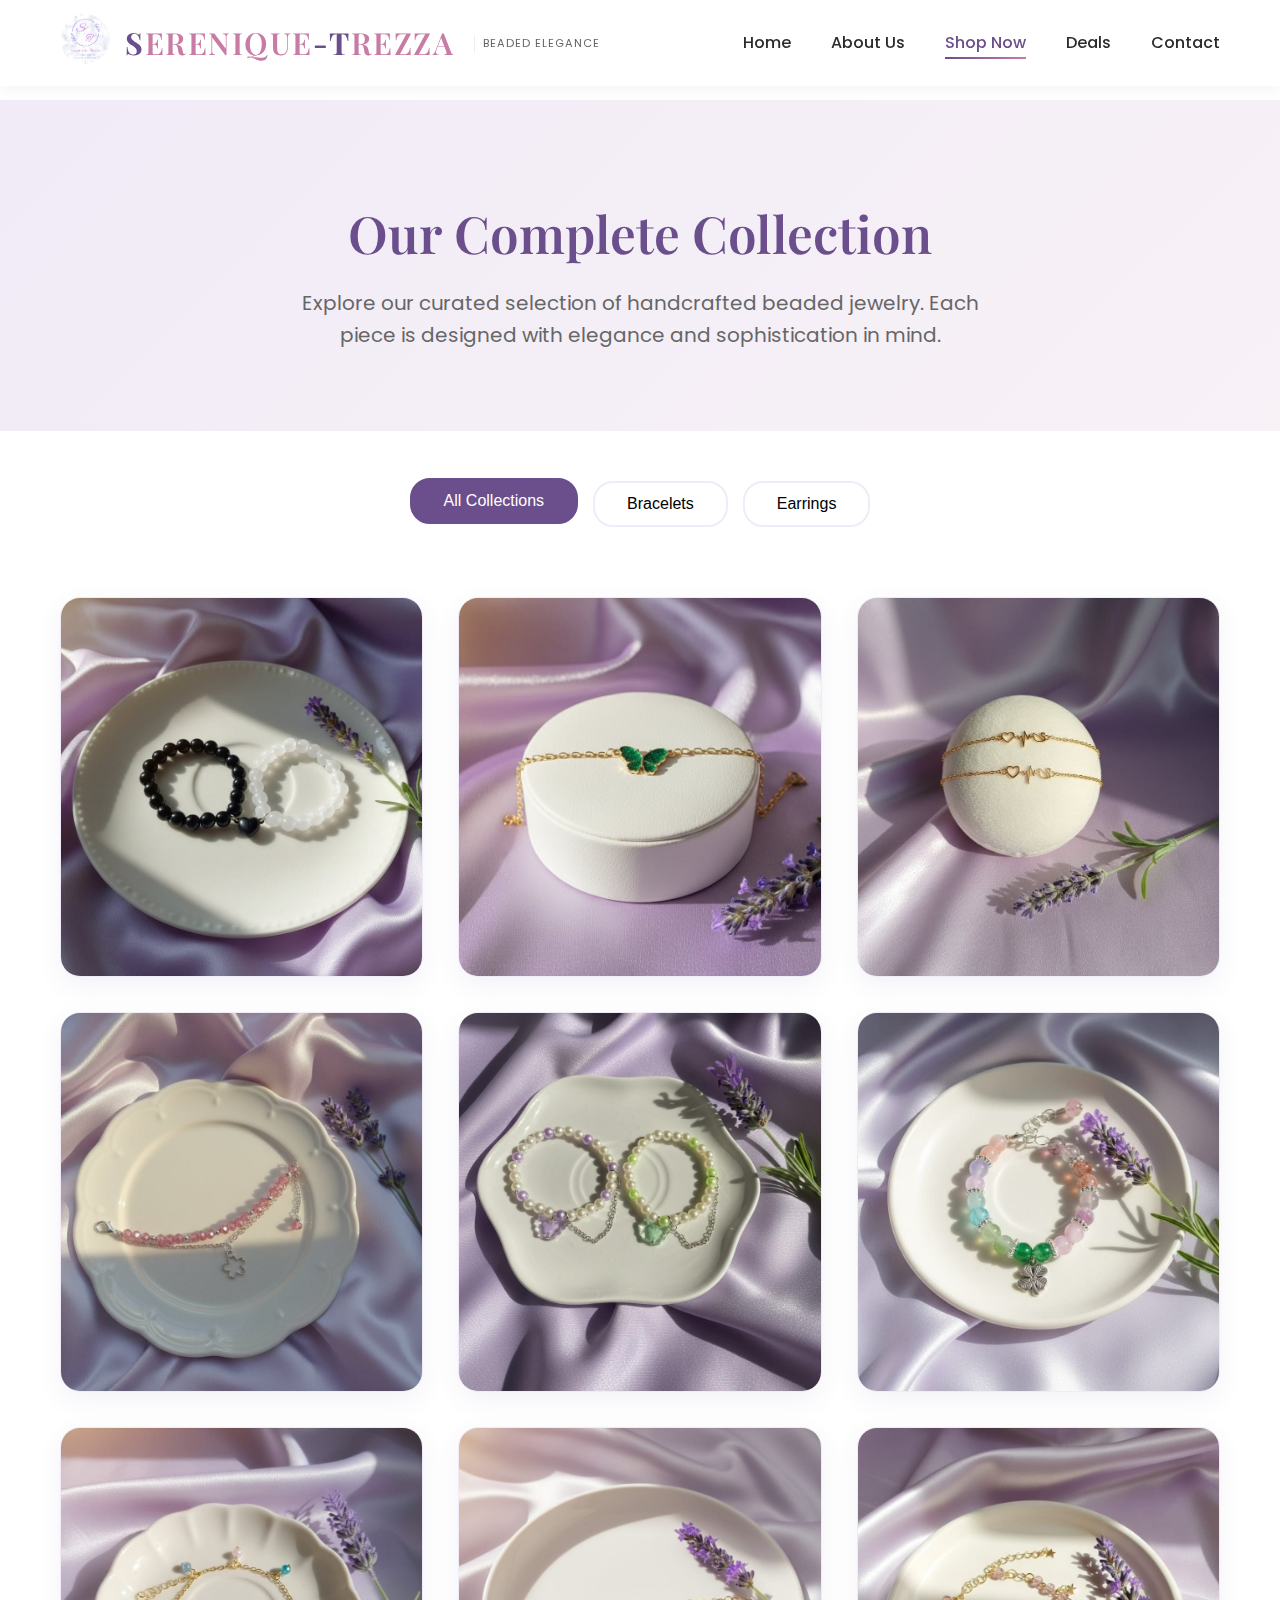
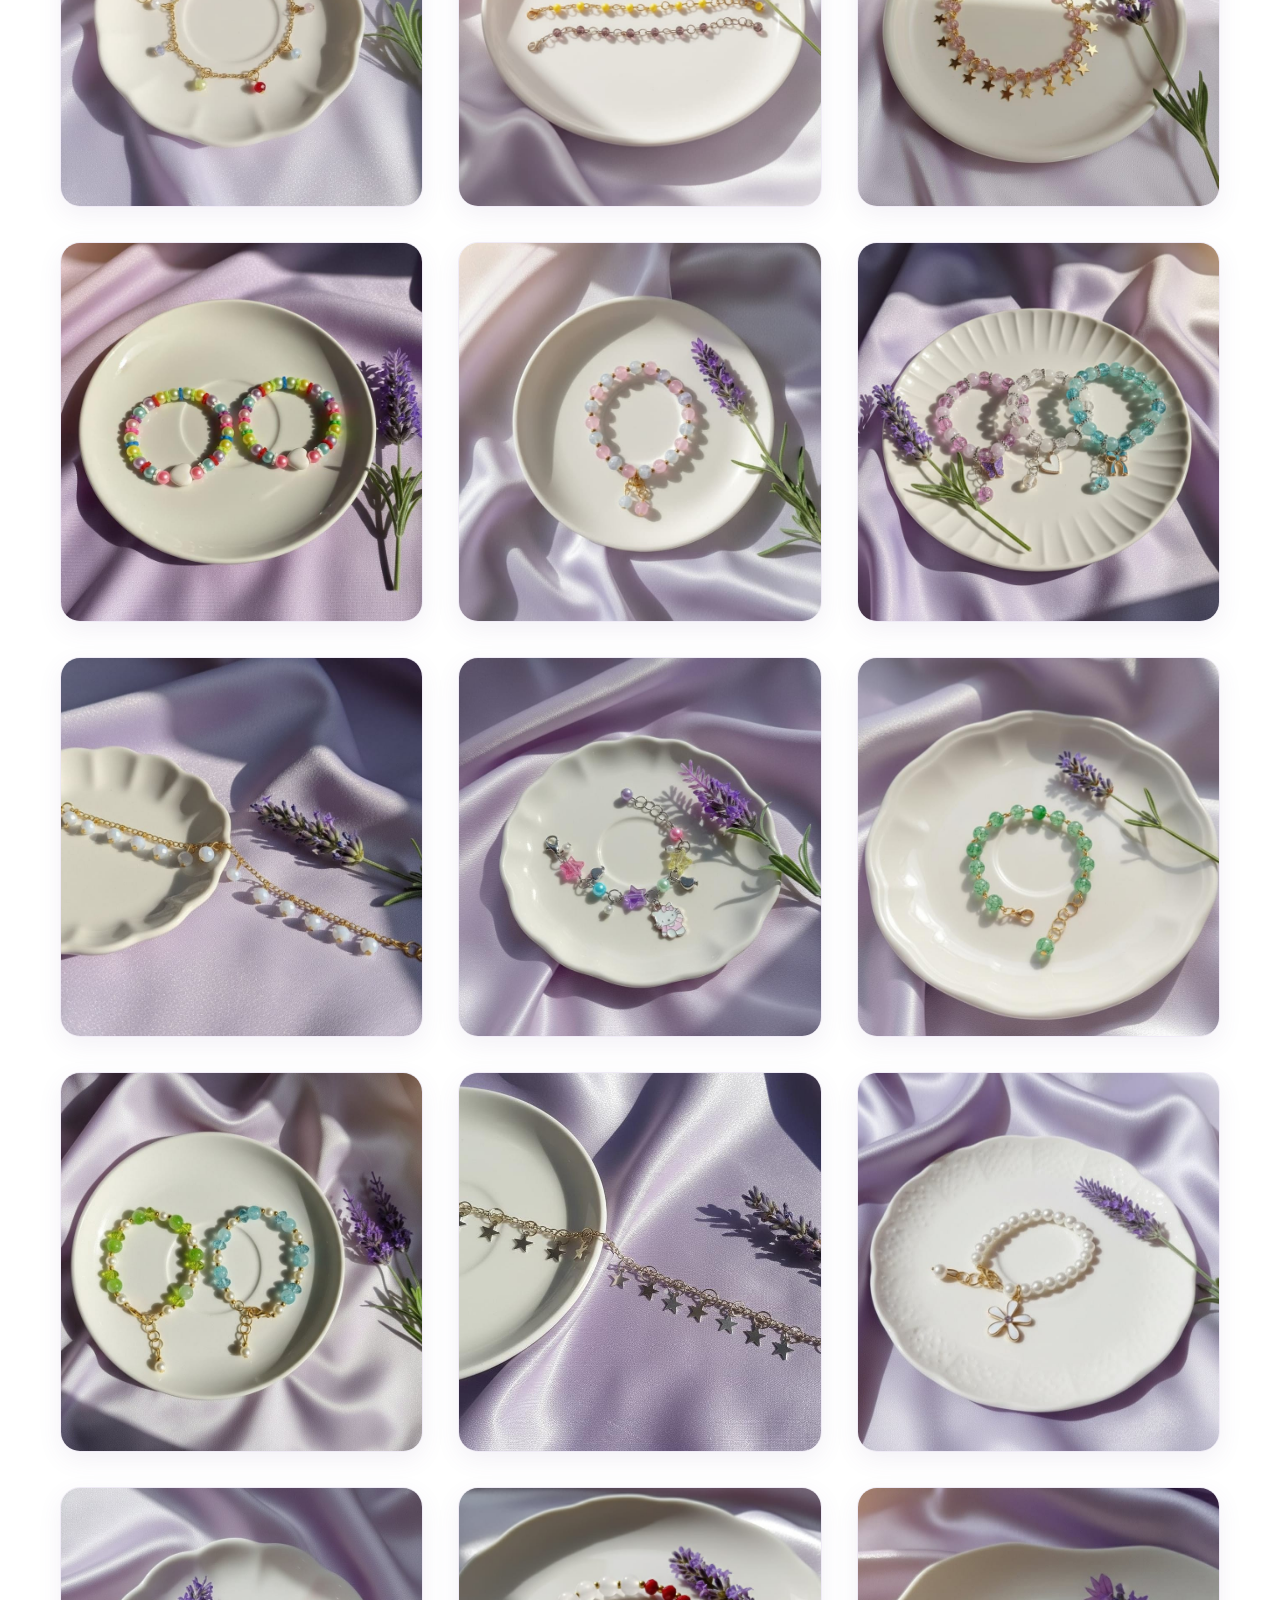
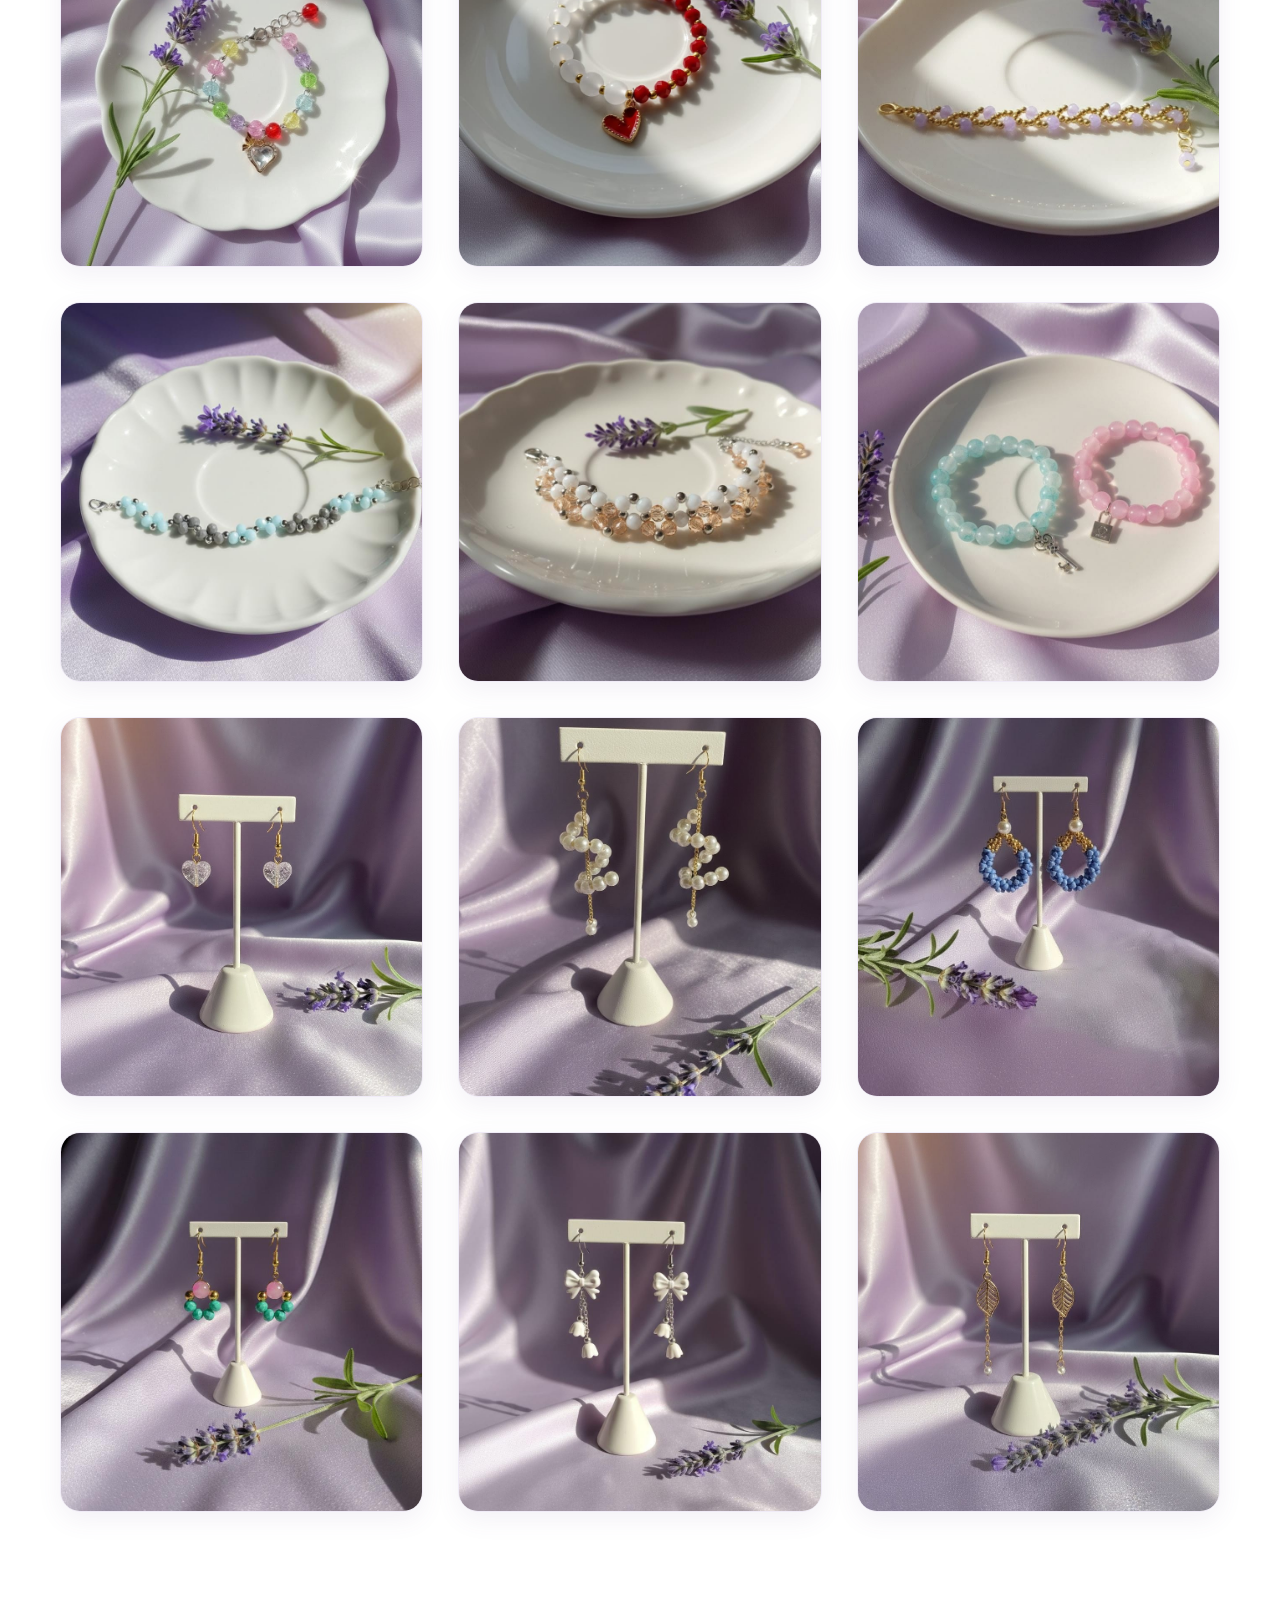
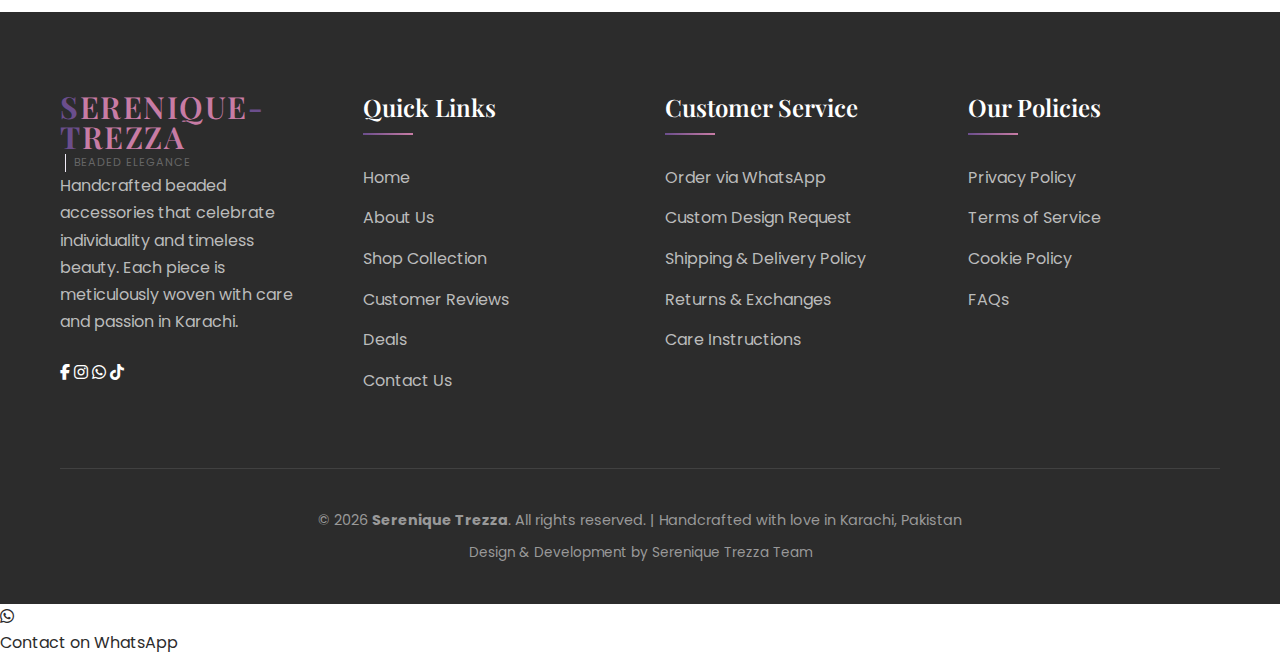
<file: gallery.html>
<!DOCTYPE html>
    <html lang="en">
    <head>
        <meta charset="UTF-8">
        <meta name="viewport" content="width=device-width, initial-scale=1.0">
        <title>Gallery - Serenique Trezza Beaded Jewelry Collection</title>
        <meta name="description" content="Explore our complete collection of handcrafted beaded jewelry. Necklaces, bracelets, earrings, and more - each piece tells a unique story.">
        <link rel="stylesheet" href="https://cdnjs.cloudflare.com/ajax/libs/font-awesome/6.4.0/css/all.min.css">
        <link rel="preconnect" href="https://fonts.googleapis.com">
        <link rel="preconnect" href="https://fonts.gstatic.com" crossorigin>
        <link href="https://fonts.googleapis.com/css2?family=Playfair+Display:wght@400;500;600;700&family=Poppins:wght@300;400;500;600&display=swap" rel="stylesheet">
        <link rel="stylesheet" href="https://cdn.jsdelivr.net/npm/swiper@11/swiper-bundle.min.css">
        <link rel="stylesheet" href="style.css">
        <link rel="icon" type="image/x-icon" href="imgaes/logo.jpeg">
    </head>
    <body>
        <!-- Header & Navigation -->
        <header id="header">
            <div class="container">
                <div class="nav-container">
                    <div class="logo">
                        <div class="logo-img">
                            <a href="index.html"><img src="imgaes/logo.jpeg" alt="Serenique Trezza Logo"></a>
                        </div>
                        <div class="logo-text">S<span>ERENIQUE</span>-T<span>REZZA</span></div>
                        <div class="logo-tagline">BEADED ELEGANCE</div>
                    </div>
                    <div class="mobile-toggle" id="mobileToggle">
                        <i class="fas fa-bars"></i>
                    </div>
                    <ul class="nav-links" id="navLinks">
                        <li><a href="index.html">Home</a></li>
                        <li><a href="index.html#about">About Us</a></li>
                        <li><a href="gallery.html" class="active">Shop Now</a></li>
                        <li><a href="deals.html">Deals</a></li>

                        <li><a href="index.html#contact">Contact</a></li>

                    </ul>
                </div>
            </div>
        </header>

        <!-- Gallery Hero -->
        <section class="gallery-hero">
            <div class="container">
                <h1 class="fade-in-up">Our Complete Collection</h1>
                <p class="fade-in-up-delay">Explore our curated selection of handcrafted beaded jewelry. Each piece is designed with elegance and sophistication in mind.</p>
            </div>
        </section>

        <!-- Gallery Filter -->
        <section class="gallery-filter-section">
            <div class="container">
                <div class="gallery-filter">
                    <button class="filter-btn active" data-filter="all">All Collections</button>
                    <button class="filter-btn" data-filter="bracelets">Bracelets</button>
                    <button class="filter-btn" data-filter="earrings">Earrings</button>
                </div>
            </div>
        </section>

        <!-- Gallery Grid -->
        <section class="gallery-grid-section">
            <div class="container">
                <div class="gallery-grid" id="galleryGrid">
                    <!-- BRACELETS -->
                    <!-- Soul Magnet -->
                    <div class="gallery-item" data-category="bracelets" data-id="1">
                        <img src="imgaes/28soul-magnet.jpeg" alt="Soul Magnet Bracelet" 
                            data-name="Soul Magnet" 
                            data-price="PKR 2,500"
                            data-description="Bold, dramatic, and undeniably luxurious statement piece with jet-black faceted crystals and gold-tone beads.">
                        <div class="gallery-overlay">
                            <h3>Soul Magnet</h3>
                            <p>Bold, dramatic, and undeniably luxurious...</p>
                            <button class="view-btn" data-id="1">View Details</button>
                            <button class="order-btn" data-id="1">Order Now</button>
                        </div>
                    </div>
                    
                    <!-- Monarch Whisper Variations - Combined -->
                    <div class="gallery-item" data-category="bracelets" data-id="monarch-whisper" data-variations="true">
                        <img src="imgaes/1monarch.jpeg" alt="Monarch Whisper Bracelet" 
                            data-name="Monarch Whisper" 
                            data-price="PKR 1,800"
                            data-description="A beautiful gold-tone bracelet that symbolizes enduring love and life with heart charm and heartbeat line design.">
                        <div class="variation-badge"><i class="fas fa-palette"></i> 4 Styles</div>
                        <div class="gallery-overlay">
                            <h3>Monarch Whisper</h3>
                            <p>A beautiful gold-tone bracelet symbolizing love...</p>
                            <button class="view-btn" data-id="monarch-whisper">View Details</button>
                            <button class="order-btn" data-id="monarch-whisper">Order Now</button>
                        </div>
                    </div>
                    
                    <!-- Heartline Rhythm -->
                    <div class="gallery-item" data-category="bracelets" data-id="6">
                        <img src="imgaes/5heartline.jpeg" alt="The Heartline Rhythm Bracelet"
                            data-name="The Heartline Rhythm"
                            data-price="PKR 1,900"
                            data-description="Gold-tone bracelet symbolizing love with delicate chain and heart charm.">
                        <div class="gallery-overlay">
                            <h3>The Heartline Rhythm</h3>
                            <p>A beautiful gold-tone bracelet symbolizing love...</p>
                            <button class="view-btn" data-id="6">View Details</button>
                            <button class="order-btn" data-id="6">Order Now</button>
                        </div>
                    </div>
                    
                    <!-- Crystal Whisper -->
                    <div class="gallery-item" data-category="bracelets" data-id="7">
                        <img src="imgaes/6crystal-whis.jpeg" alt="The Crystal Whisper Bracelet"
                            data-name="The Crystal Whisper"
                            data-price="PKR 2,200"
                            data-description="Delicate bracelet with shimmering pink crystals, cherry blossom charm, and crystal tassel.">
                        <div class="gallery-overlay">
                            <h3>The Crystal Whisper</h3>
                            <p>A delicate and luminous bracelet...</p>
                            <button class="view-btn" data-id="7">View Details</button>
                            <button class="order-btn" data-id="7">Order Now</button>
                        </div>
                    </div>
                    
                    <!-- Lumina Duo -->
                    <div class="gallery-item" data-category="bracelets" data-id="8">
                        <img src="imgaes/7lumina-duo.jpeg" alt="Lumina Duo Bracelet Set"
                            data-name="Lumina Duo"
                            data-price="PKR 3,500"
                            data-description="Dreamy pair of pearl bracelets with translucent butterfly charms in lilac and mint accents.">
                        <div class="gallery-overlay">
                            <h3>Lumina Duo</h3>
                            <p>A dreamy pair of pearl bracelets...</p>
                            <button class="view-btn" data-id="8">View Details</button>
                            <button class="order-btn" data-id="8">Order Now</button>
                        </div>
                    </div>
                    
                    <!-- Pastel Cascade -->
                    <div class="gallery-item" data-category="bracelets" data-id="9">
                        <img src="imgaes/8pastel-cas.jpeg" alt="Pastel Cascade Bracelet"
                            data-name="Pastel Cascade"
                            data-price="PKR 1,950"
                            data-description="Beaded bracelet with soft pastel hues and silver four-leaf clover charm.">
                        <div class="gallery-overlay">
                            <h3>Pastel Cascade</h3>
                            <p>A delightful beaded bracelet...</p>
                            <button class="view-btn" data-id="9">View Details</button>
                            <button class="order-btn" data-id="9">Order Now</button>
                        </div>
                    </div>
                    
                    <!-- Dewdrop Spritz -->
                    <div class="gallery-item" data-category="bracelets" data-id="dewdrop-spritz">
                        <img src="imgaes/9dewdrop-spr.jpeg" alt="Dewdrop Spritz Bracelet"
                            data-name="Dewdrop Spritz"
                            data-price="PKR 2,100"
                            data-description="A whisper-light gold chain adorned with delicate, multi-colored gemstone drops that sparkle like scattered dewdrops.">
                        <div class="gallery-overlay">
                            <h3>Dewdrop Spritz</h3>
                            <p>A whisper-light gold chain...</p>
                            <button class="view-btn" data-id="dewdrop-spritz">View Details</button>
                            <button class="order-btn" data-id="dewdrop-spritz">Order Now</button>
                        </div>
                    </div>
                    
                    <!-- Classic Gem Link -->
                    <div class="gallery-item" data-category="bracelets" data-id="10">
                        <img src="imgaes/10classic-gem.jpeg" alt="Classic Gem Link Bracelet"
                            data-name="Classic Gem Link"
                            data-price="PKR 2,100"
                            data-description="Refined minimalist bracelet with vibrant polished beads and delicate round rings.">
                        <div class="gallery-overlay">
                            <h3>Classic Gem Link</h3>
                            <p>A refined, minimalist bracelet...</p>
                            <button class="view-btn" data-id="10">View Details</button>
                            <button class="order-btn" data-id="10">Order Now</button>
                        </div>
                    </div>
                    
                    <!-- Stardust Stream -->
                    <div class="gallery-item" data-category="bracelets" data-id="11">
                        <img src="imgaes/11stardust-stre.jpeg" alt="Stardust Stream Bracelet"
                            data-name="Stardust Stream"
                            data-price="PKR 2,300"
                            data-description="Whimsical gold bracelet with pink gemstone beads and dangling gold star charms.">
                        <div class="gallery-overlay">
                            <h3>Stardust Stream</h3>
                            <p>A whimsical gold bracelet...</p>
                            <button class="view-btn" data-id="11">View Details</button>
                            <button class="order-btn" data-id="11">Order Now</button>
                        </div>
                    </div>
                    
                    <!-- Heartstring Pastel -->
                    <div class="gallery-item" data-category="bracelets" data-id="12">
                        <img src="imgaes/12heartstring-pas.jpeg" alt="Heartstring Pastel Bracelet"
                            data-name="Heartstring Pastel"
                            data-price="PKR 1,850"
                            data-description="Charming pastel beaded bracelet with soft heart accent.">
                        <div class="gallery-overlay">
                            <h3>Heartstring Pastel</h3>
                            <p>A charming pastel beaded bracelet...</p>
                            <button class="view-btn" data-id="12">View Details</button>
                            <button class="order-btn" data-id="12">Order Now</button>
                        </div>
                    </div>
                    
                    <!-- Duo Serenity Stretch - Combined -->
                    <div class="gallery-item" data-category="bracelets" data-id="duo-serenity" data-variations="true">
                        <img src="imgaes/13duo sernity-str.jpeg" alt="Duo Serenity Stretch Bracelet"
                            data-name="Duo Serenity Stretch"
                            data-price="PKR 2,400"
                            data-description="Comfortable stretch bracelet with celestial beads and delicate charm cluster.">
                        <div class="variation-badge"><i class="fas fa-palette"></i> 2 Styles</div>
                        <div class="gallery-overlay">
                            <h3>Duo Serenity Stretch</h3>
                            <p>An effortlessly chic stretch bracelet...</p>
                            <button class="view-btn" data-id="duo-serenity">View Details</button>
                            <button class="order-btn" data-id="duo-serenity">Order Now</button>
                        </div>
                    </div>
                    
                    <!-- Ameline Serenity -->
                    <div class="gallery-item" data-category="bracelets" data-id="15">
                        <img src="imgaes/15ameline-ser.jpeg" alt="Ameline Serenity Bracelet"
                            data-name="Ameline Serenity"
                            data-price="PKR 2,600"
                            data-description="Graceful blend of pastel beads and delicate charms for elegant styling.">
                        <div class="gallery-overlay">
                            <h3>Ameline Serenity</h3>
                            <p>A graceful blend of pastel beads...</p>
                            <button class="view-btn" data-id="15">View Details</button>
                            <button class="order-btn" data-id="15">Order Now</button>
                        </div>
                    </div>
                    
                    <!-- Aurora Whisper -->
                    <div class="gallery-item" data-category="bracelets" data-id="16">
                        <img src="imgaes/16aurora-whi.jpeg" alt="Aurora Whisper Bracelet"
                            data-name="Aurora Whisper"
                            data-price="PKR 2,700"
                            data-description="Delicate gold chain bracelet with luminous opal-like beads.">
                        <div class="gallery-overlay">
                            <h3>Aurora Whisper</h3>
                            <p>A delicate gold chain bracelet...</p>
                            <button class="view-btn" data-id="16">View Details</button>
                            <button class="order-btn" data-id="16">Order Now</button>
                        </div>
                    </div>
                    
                    <!-- Celestial Kitty -->
                    <div class="gallery-item" data-category="bracelets" data-id="17">
                        <img src="imgaes/17calestial-kit.jpeg" alt="Celestial Kitty Bracelet"
                            data-name="Celestial Kitty"
                            data-price="PKR 2,800"
                            data-description="Whimsical piece with pastel star charms, iridescent pearls, and enamel kitty pendant.">
                        <div class="gallery-overlay">
                            <h3>Celestial Kitty</h3>
                            <p>Embrace a touch of whimsical nostalgia...</p>
                            <button class="view-btn" data-id="17">View Details</button>
                            <button class="order-btn" data-id="17">Order Now</button>
                        </div>
                    </div>
                    
                    <!-- Emerald Mist -->
                    <div class="gallery-item" data-category="bracelets" data-id="18">
                        <img src="imgaes/18emerald-mis.jpeg" alt="Emerald Mist Bracelet"
                            data-name="Emerald Mist"
                            data-price="PKR 2,500"
                            data-description="Sage green cracked glass beads with gold-tone hardware.">
                        <div class="gallery-overlay">
                            <h3>Emerald Mist</h3>
                            <p>Capture the essence of a hidden forest...</p>
                            <button class="view-btn" data-id="18">View Details</button>
                            <button class="order-btn" data-id="18">Order Now</button>
                        </div>
                    </div>
                    
                    <!-- Meadow and Mist -->
                    <div class="gallery-item" data-category="bracelets" data-id="19">
                        <img src="imgaes/19meadow-mis.jpeg" alt="Meadow and Mist Bracelet"
                            data-name="Meadow and Mist"
                            data-price="PKR 3,200"
                            data-description="Pair with lime green and sky blue cracked-glass beads with faux pearls.">
                        <div class="gallery-overlay">
                            <h3>Meadow and Mist</h3>
                            <p>Celebrate harmony with our Meadow and Mist...</p>
                            <button class="view-btn" data-id="19">View Details</button>
                            <button class="order-btn" data-id="19">Order Now</button>
                        </div>
                    </div>
                    
                    <!-- Starlight Filigree -->
                    <div class="gallery-item" data-category="bracelets" data-id="20">
                        <img src="imgaes/20starlight-fil.jpeg" alt="Starlight Filigree Bracelet"
                            data-name="Starlight Filigree"
                            data-price="PKR 2,900"
                            data-description="Delicate silver-toned bracelet with dainty star charms.">
                        <div class="gallery-overlay">
                            <h3>Starlight Filigree</h3>
                            <p>Capture the magic of a clear night sky...</p>
                            <button class="view-btn" data-id="20">View Details</button>
                            <button class="order-btn" data-id="20">Order Now</button>
                        </div>
                    </div>
                    
                    <!-- Pearlescent Petal -->
                    <div class="gallery-item" data-category="bracelets" data-id="21">
                        <img src="imgaes/21pearlescent-pet.jpeg" alt="Pearlescent Petal Bracelet"
                            data-name="Pearlescent Petal"
                            data-price="PKR 3,000"
                            data-description="Lustrous white pearls with enamel flower charm and crystal heart.">
                        <div class="gallery-overlay">
                            <h3>Pearlescent Petal</h3>
                            <p>Exude timeless grace with our Pearlescent Petal...</p>
                            <button class="view-btn" data-id="21">View Details</button>
                            <button class="order-btn" data-id="21">Order Now</button>
                        </div>
                    </div>
                    
                    <!-- Ethereal Heart Link -->
                    <div class="gallery-item" data-category="bracelets" data-id="22">
                        <img src="imgaes/22ethereal-hea.jpeg" alt="Ethereal Heart Link Bracelet"
                            data-name="Ethereal Heart Link"
                            data-price="PKR 2,700"
                            data-description="Colorful cracked-glass beads with crystal heart centerpiece.">
                        <div class="gallery-overlay">
                            <h3>Ethereal Heart Link</h3>
                            <p>Celebrate a spectrum of joy with our Ethereal Heart Link...</p>
                            <button class="view-btn" data-id="22">View Details</button>
                            <button class="order-btn" data-id="22">Order Now</button>
                        </div>
                    </div>
                    
                    <!-- Scarlet Dreamscape -->
                    <div class="gallery-item" data-category="bracelets" data-id="23">
                        <img src="imgaes/23scarlet-dre.jpeg" alt="Scarlet Dreamscape Bracelet"
                            data-name="Scarlet Dreamscape"
                            data-price="PKR 2,800"
                            data-description="Half-and-half design with scarlet crystals and frosted white beads.">
                        <div class="gallery-overlay">
                            <h3>Scarlet Dreamscape</h3>
                            <p>Make a romantic statement with our Scarlet Dreamscape...</p>
                            <button class="view-btn" data-id="23">View Details</button>
                            <button class="order-btn" data-id="23">Order Now</button>
                        </div>
                    </div>
                    
                    <!-- Signature Petal -->
                    <div class="gallery-item" data-category="bracelets" data-id="24">
                        <img src="imgaes/24signature-pet.jpeg" alt="Signature Petal Bracelet"
                            data-name="Signature Petal"
                            data-price="PKR 3,500"
                            data-description="Sea-foam blue and rose-quartz pink bracelets with key and lock charms.">
                        <div class="gallery-overlay">
                            <h3>Signature Petal</h3>
                            <p>A poetic symbol of trust and devotion...</p>
                            <button class="view-btn" data-id="24">View Details</button>
                            <button class="order-btn" data-id="24">Order Now</button>
                        </div>
                    </div>
                    
                    <!-- Winter Willow -->
                    <div class="gallery-item" data-category="bracelets" data-id="25">
                        <img src="imgaes/25winter-willow.jpeg" alt="Winter Willow Bracelet"
                            data-name="Winter Willow"
                            data-price="PKR 2,900"
                            data-description="Sky-blue and charcoal-grey faceted beads with silver-tone spacers.">
                        <div class="gallery-overlay">
                            <h3>Winter Willow</h3>
                            <p>A sophisticated play of cool tones...</p>
                            <button class="view-btn" data-id="25">View Details</button>
                            <button class="order-btn" data-id="25">Order Now</button>
                        </div>
                    </div>
                    
                    <!-- Moonblush Strand -->
                    <div class="gallery-item" data-category="bracelets" data-id="26">
                        <img src="imgaes/26moonblush-str.jpeg" alt="Moonblush Strand Bracelet"
                            data-name="Moonblush Strand"
                            data-price="PKR 3,100"
                            data-description="Woven design with glass pearls and champagne bicone crystals.">
                        <div class="gallery-overlay">
                            <h3>Moonblush Strand</h3>
                            <p>Elevate your everyday stack...</p>
                            <button class="view-btn" data-id="26">View Details</button>
                            <button class="order-btn" data-id="26">Order Now</button>
                        </div>
                    </div>
                    
                    <!-- Unlocked Soul -->
                    <div class="gallery-item" data-category="bracelets" data-id="27">
                        <img src="imgaes/27unlocked-soul.jpeg" alt="Unlocked Soul Bracelet Set"
                            data-name="Unlocked Soul"
                            data-price="PKR 3,800"
                            data-description="Sea-foam blue and rose-quartz pink bracelets with key and lock design.">
                        <div class="gallery-overlay">
                            <h3>Unlocked Soul</h3>
                            <p>A poetic symbol of trust and devotion...</p>
                            <button class="view-btn" data-id="27">View Details</button>
                            <button class="order-btn" data-id="27">Order Now</button>
                        </div>
                    </div>
                    

                    
                    <!-- EARRINGS -->
                    <!-- Amore Heartlets - Combined -->
                    <div class="gallery-item" data-category="earrings" data-id="amore-heartlets" data-variations="true">
                        <img src="imgaes/The amore heartlets1.jpeg" alt="The Amore Heartlets Earrings"
                            data-name="The Amore Heartlets"
                            data-price="PKR 1,900"
                            data-description="Simple, sweet, and radiating love. These charming drop earrings feature translucent, ruby-red heart charms with a subtle crystalline shimmer.">
                        <div class="variation-badge"><i class="fas fa-palette"></i> 4 Colors</div>
                        <div class="gallery-overlay">
                            <h3>The Amore Heartlets</h3>
                            <p>Simple, sweet, and radiating love...</p>
                            <button class="view-btn" data-id="amore-heartlets">View Details</button>
                            <button class="order-btn" data-id="amore-heartlets">Order Now</button>
                        </div>
                    </div>
                    
                    <!-- Lunar Dangle -->
                    <div class="gallery-item" data-category="earrings" data-id="lunar-dangle">
                        <img src="imgaes/Lunar dangle6.jpeg" alt="Lunar Dangle Earrings"
                            data-name="Lunar Dangle"
                            data-price="PKR 2,300"
                            data-description="These exquisite drop earrings feature a spiraling staircase of lustrous white pearls that gracefully wind around a delicate gold-toned chain.">
                        <div class="gallery-overlay">
                            <h3>Lunar Dangle</h3>
                            <p>Exquisite drop earrings with spiraling pearls...</p>
                            <button class="view-btn" data-id="lunar-dangle">View Details</button>
                            <button class="order-btn" data-id="lunar-dangle">Order Now</button>
                        </div>
                    </div>
                    
                    <!-- Royal Periwinkle -->
                    <div class="gallery-item" data-category="earrings" data-id="royal-periwinkle">
                        <img src="imgaes/Royal periwinkle8.jpeg" alt="Royal Periwinkle Earrings"
                            data-name="Royal Periwinkle"
                            data-price="PKR 2,100"
                            data-description="Add a touch of floral elegance to your look with these handcrafted woven earrings featuring soft periwinkle blue beadwork.">
                        <div class="gallery-overlay">
                            <h3>Royal Periwinkle</h3>
                            <p>Handcrafted woven earrings...</p>
                            <button class="view-btn" data-id="royal-periwinkle">View Details</button>
                            <button class="order-btn" data-id="royal-periwinkle">Order Now</button>
                        </div>
                    </div>
                    
                    <!-- Sorbet Halo -->
                    <div class="gallery-item" data-category="earrings" data-id="sorbet-halo">
                        <img src="imgaes/Sorbet halo7.jpeg" alt="Sorbet Halo Earrings"
                            data-name="Sorbet Halo"
                            data-price="PKR 2,400"
                            data-description="These exquisite drop earrings feature a spiraling staircase of lustrous white pearls that gracefully wind around a delicate gold-toned chain.">
                        <div class="gallery-overlay">
                            <h3>Sorbet Halo</h3>
                            <p>Exquisite drop earrings with spiraling pearls...</p>
                            <button class="view-btn" data-id="sorbet-halo">View Details</button>
                            <button class="order-btn" data-id="sorbet-halo">Order Now</button>
                        </div>
                    </div>
                    
                    <!-- The Alabaster Belle -->
                    <div class="gallery-item" data-category="earrings" data-id="alabaster-belle">
                        <img src="imgaes/The alabaster belle9.jpeg" alt="The Alabaster Belle Earrings"
                            data-name="The Alabaster Belle"
                            data-price="PKR 2,200"
                            data-description="Pure, playful, and perfectly poised. These whimsical drop earrings feature a matte white coquette bow with lily-of-the-valley bell charms.">
                        <div class="gallery-overlay">
                            <h3>The Alabaster Belle</h3>
                            <p>Pure, playful, and perfectly poised...</p>
                            <button class="view-btn" data-id="alabaster-belle">View Details</button>
                            <button class="order-btn" data-id="alabaster-belle">Order Now</button>
                        </div>
                    </div>
                    
                    <!-- The Zephyr Leaf -->
                    <div class="gallery-item" data-category="earrings" data-id="zephyr-leaf">
                        <img src="imgaes/Zephyr leaf5.jpeg" alt="The Zephyr Leaf Earrings"
                            data-name="The Zephyr Leaf"
                            data-price="PKR 2,000"
                            data-description="Embrace the beauty of nature with these delicate golden leaf drops featuring finely detailed filigree leaf charm with pearl terminal.">
                        <div class="gallery-overlay">
                            <h3>The Zephyr Leaf</h3>
                            <p>Embrace the beauty of nature...</p>
                            <button class="view-btn" data-id="zephyr-leaf">View Details</button>
                            <button class="order-btn" data-id="zephyr-leaf">Order Now</button>
                        </div>
                    </div>
                </div>
            </div>
        </section>

        <!-- Modal for Product Details -->
        <div class="modal" id="productModal">
            <div class="modal-content">
                <div class="modal-header">
                    <h3 id="modalTitle">Product Details</h3>
                    <div class="close-modal" id="closeModal">&times;</div>
                </div>
                <div class="modal-body">
                    <!-- Regular single image container -->
                    <div class="modal-img">
                        <img id="modalImage" src="" alt="Product Image">
                    </div>
                    
                    <!-- Slider Container (hidden by default) -->
                    <div class="modal-img-slider">
                        <div class="swiper" id="productSwiper">
                            <div class="swiper-wrapper" id="swiperWrapper">
                                <!-- Slides will be added by JavaScript -->
                            </div>
                            <!-- Navigation buttons -->
                            <div class="swiper-button-next"></div>
                            <div class="swiper-button-prev"></div>
                            <!-- Pagination -->
                            <div class="swiper-pagination"></div>
                        </div>
                    </div>
                    
                    <div class="modal-text">
                        <h4 id="modalProductName">Product Name</h4>
                        <p id="modalDescription">Product description will appear here.</p>
                        <div class="modal-price" id="modalPrice">Price: PKR 0</div>
                        <div class="modal-actions">
                            <a href="#" class="btn whatsapp-btn" id="whatsappOrderBtn" target="_blank">
                                <i class="fab fa-whatsapp"></i> Order on WhatsApp
                            </a>
                            <button class="btn btn-outline close-modal-btn">Continue Browsing</button>
                        </div>
                    </div>
                </div>
            </div>
        </div>
            <!-- Order Success Message -->
        <div class="order-success" id="orderSuccess">
            <div class="success-content">
                <i class="fas fa-check-circle"></i>
                <p>Order link generated! WhatsApp is opening...</p>
            </div>
        </div>



<!-- Update the Footer HTML in your index.html -->
<footer>
    <div class="container">
        <div class="footer-content">
            <div class="footer-col">
                <div class="footer-logo">
                    <div class="logo-text">S<span>ERENIQUE</span>-T<span>REZZA</span></div>
                    <div class="logo-tagline">BEADED ELEGANCE</div>
                </div>
                <p>Handcrafted beaded accessories that celebrate individuality and timeless beauty. Each piece is meticulously woven with care and passion in Karachi.</p>
                <div class="footer-social">
                    <a href="https://facebook.com/sereniquetrezza" target="_blank"><i class="fab fa-facebook-f"></i></a>
                    <a href="https://instagram.com/serenique_trezza._.0" target="_blank"><i class="fab fa-instagram"></i></a>
                    <a href="https://wa.me/923359997124" target="_blank"><i class="fab fa-whatsapp"></i></a>
                    <a href="https://tiktok.com/@sereniquetrezza" target="_blank"><i class="fab fa-tiktok"></i></a>
                </div>
            </div>
            
            <div class="footer-col">
                <h3>Quick Links</h3>
                <ul class="footer-links">
                    <li><a href="index.html">Home</a></li>
                    <li><a href="index.html#about">About Us</a></li>
                    <li><a href="gallery.html">Shop Collection</a></li>
                    <li><a href="index.html#reviews">Customer Reviews</a></li>
                    <li><a href="deals.html">Deals</a></li>
                    <li><a href="index.html#contact">Contact Us</a></li>
                </ul>
            </div>
            
            <div class="footer-col">
                <h3>Customer Service</h3>
                <ul class="footer-links">
                    <li><a href="https://wa.me/923359997124" target="_blank">Order via WhatsApp</a></li>
                    <li><a href="#contact">Custom Design Request</a></li>
                    <li><a href="privacy.html">Shipping & Delivery Policy</a></li>
                    <li><a href="privacy.html">Returns & Exchanges</a></li>
                    <li><a href="privacy.html">Care Instructions</a></li>
                </ul>
            </div>
            
            <div class="footer-col">
                <h3>Our Policies</h3>
                <ul class="footer-links">
                    <li><a href="privacy.html">Privacy Policy</a></li>
                    <li><a href="privacy.html">Terms of Service</a></li>
                    <li><a href="privacy.html">Cookie Policy</a></li>
                    <li><a href="privacy.html">FAQs</a></li>
                </ul>
                
                
            </div>
        </div>
        
        <div class="footer-bottom">
            <div class="copyright">
                <p>&copy; 2026 <strong>Serenique Trezza</strong>. All rights reserved. | Handcrafted with love in Karachi, Pakistan</p>
                <p style="margin-top: 10px; font-size: 0.85rem;">Design & Development by Serenique Trezza Team</p>
            </div>
            
           
        </div>
    </div>
</footer>

<a href="https://wa.me/923359997124" target="_blank" class="whatsapp-float">
    <div class="whatsapp-icon">
        <i class="fab fa-whatsapp"></i>
    </div>
    <div class="whatsapp-text">
        Contact on WhatsApp
    </div>
</a>

        <script src="https://cdn.jsdelivr.net/npm/swiper@11/swiper-bundle.min.js"></script>
        <script src="script.js"></script>
    </body>
    </html>
</file>
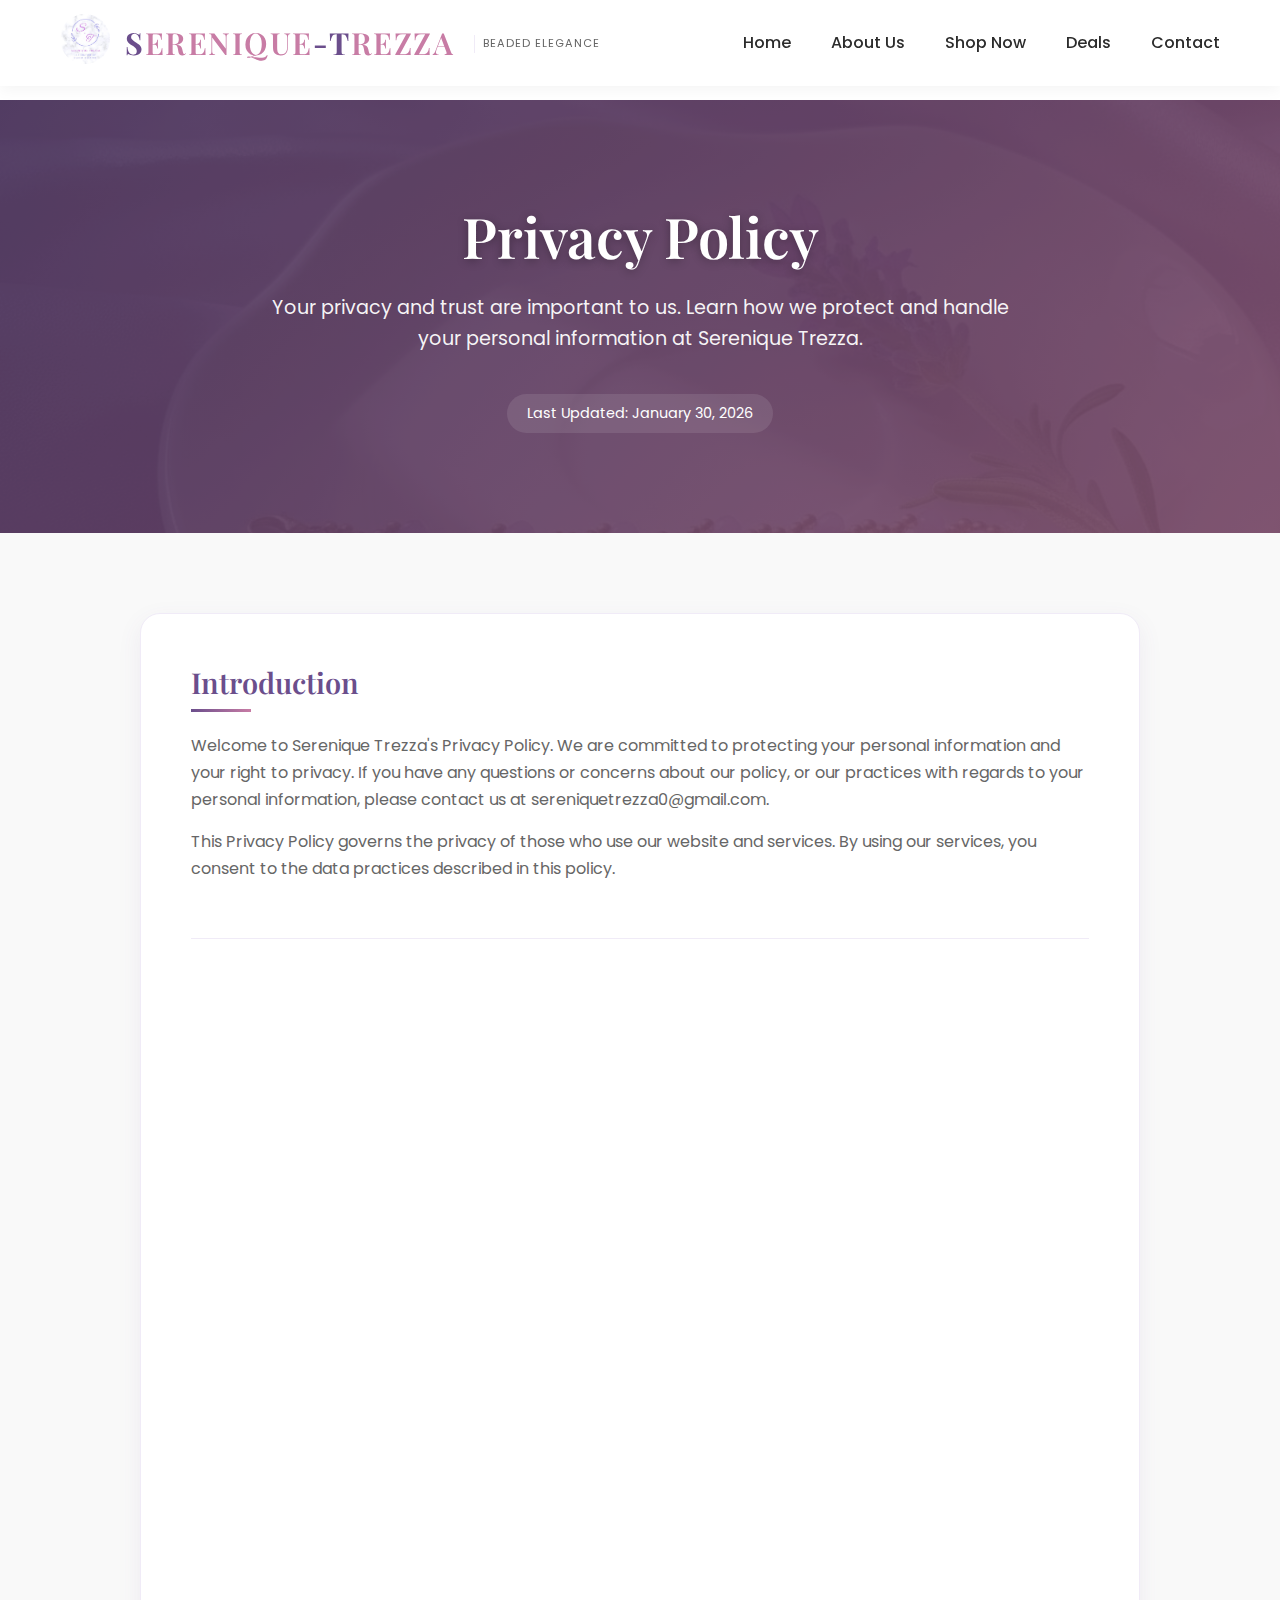
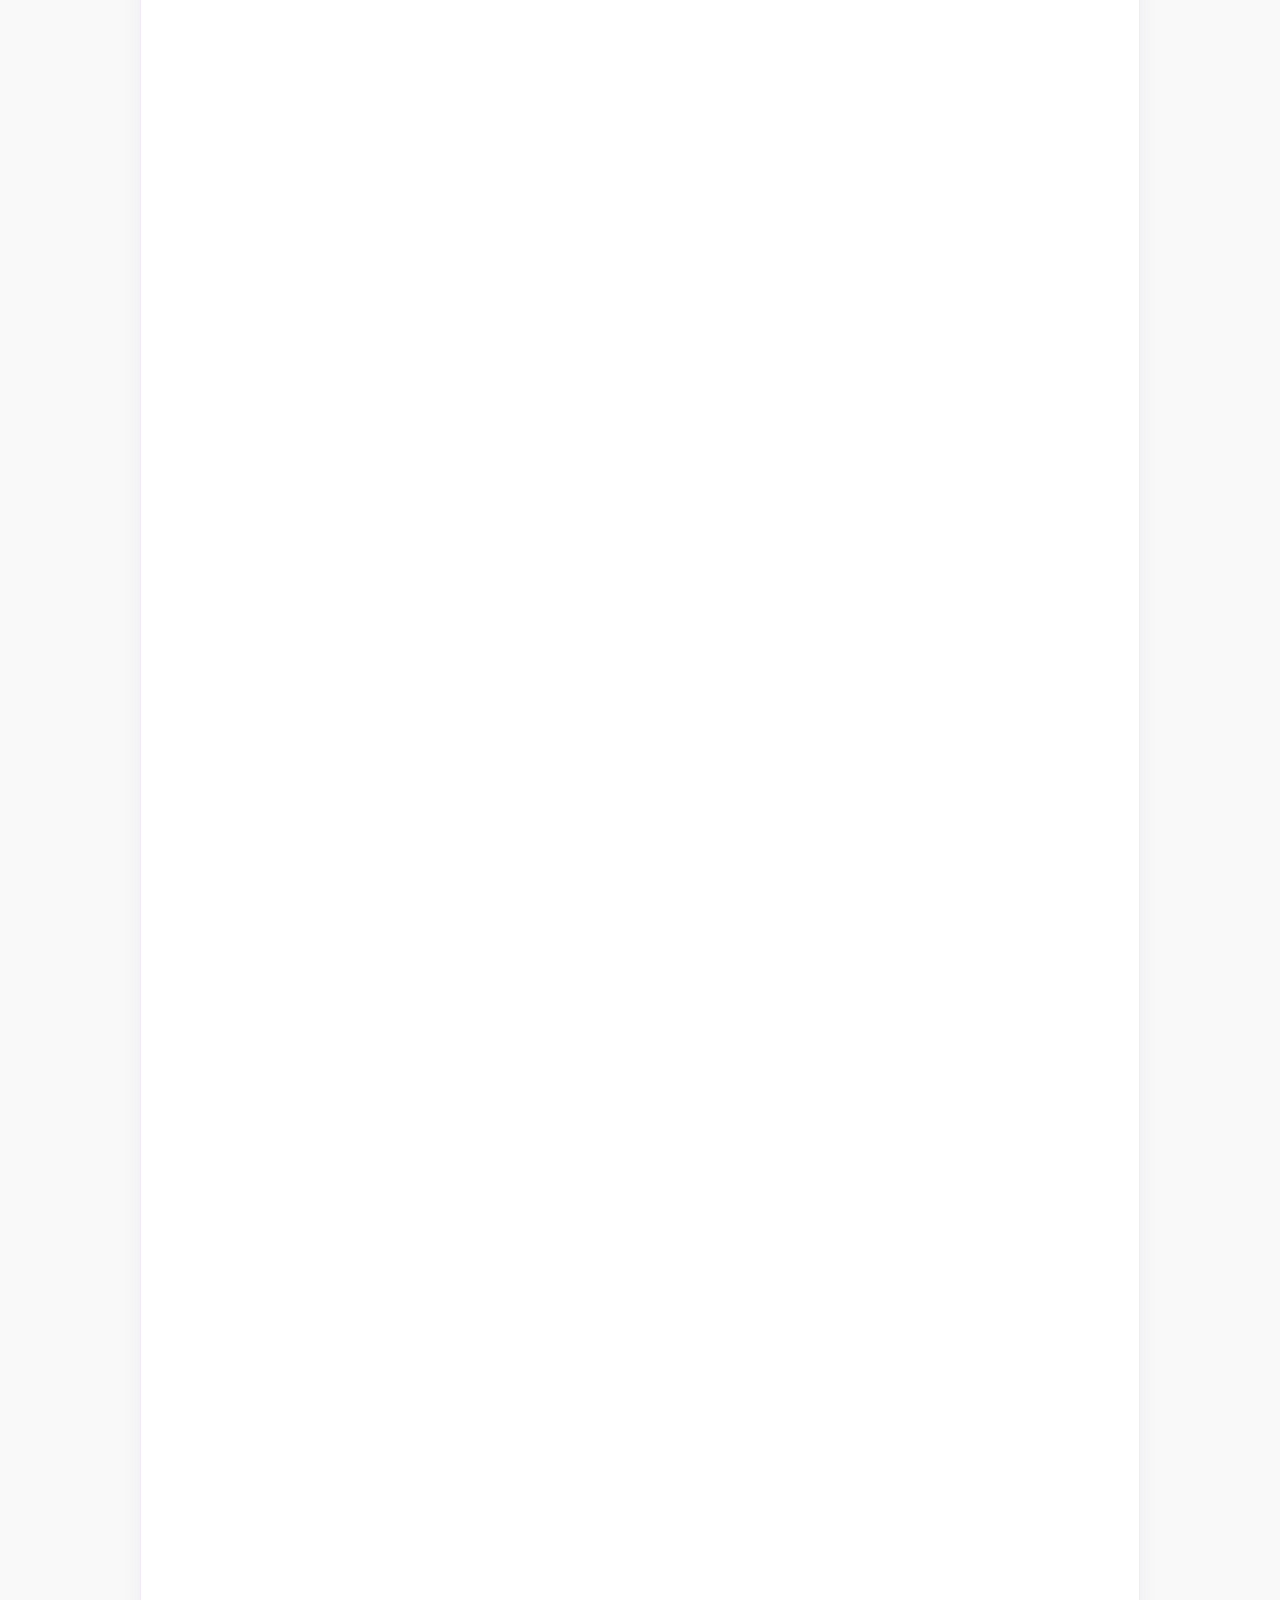
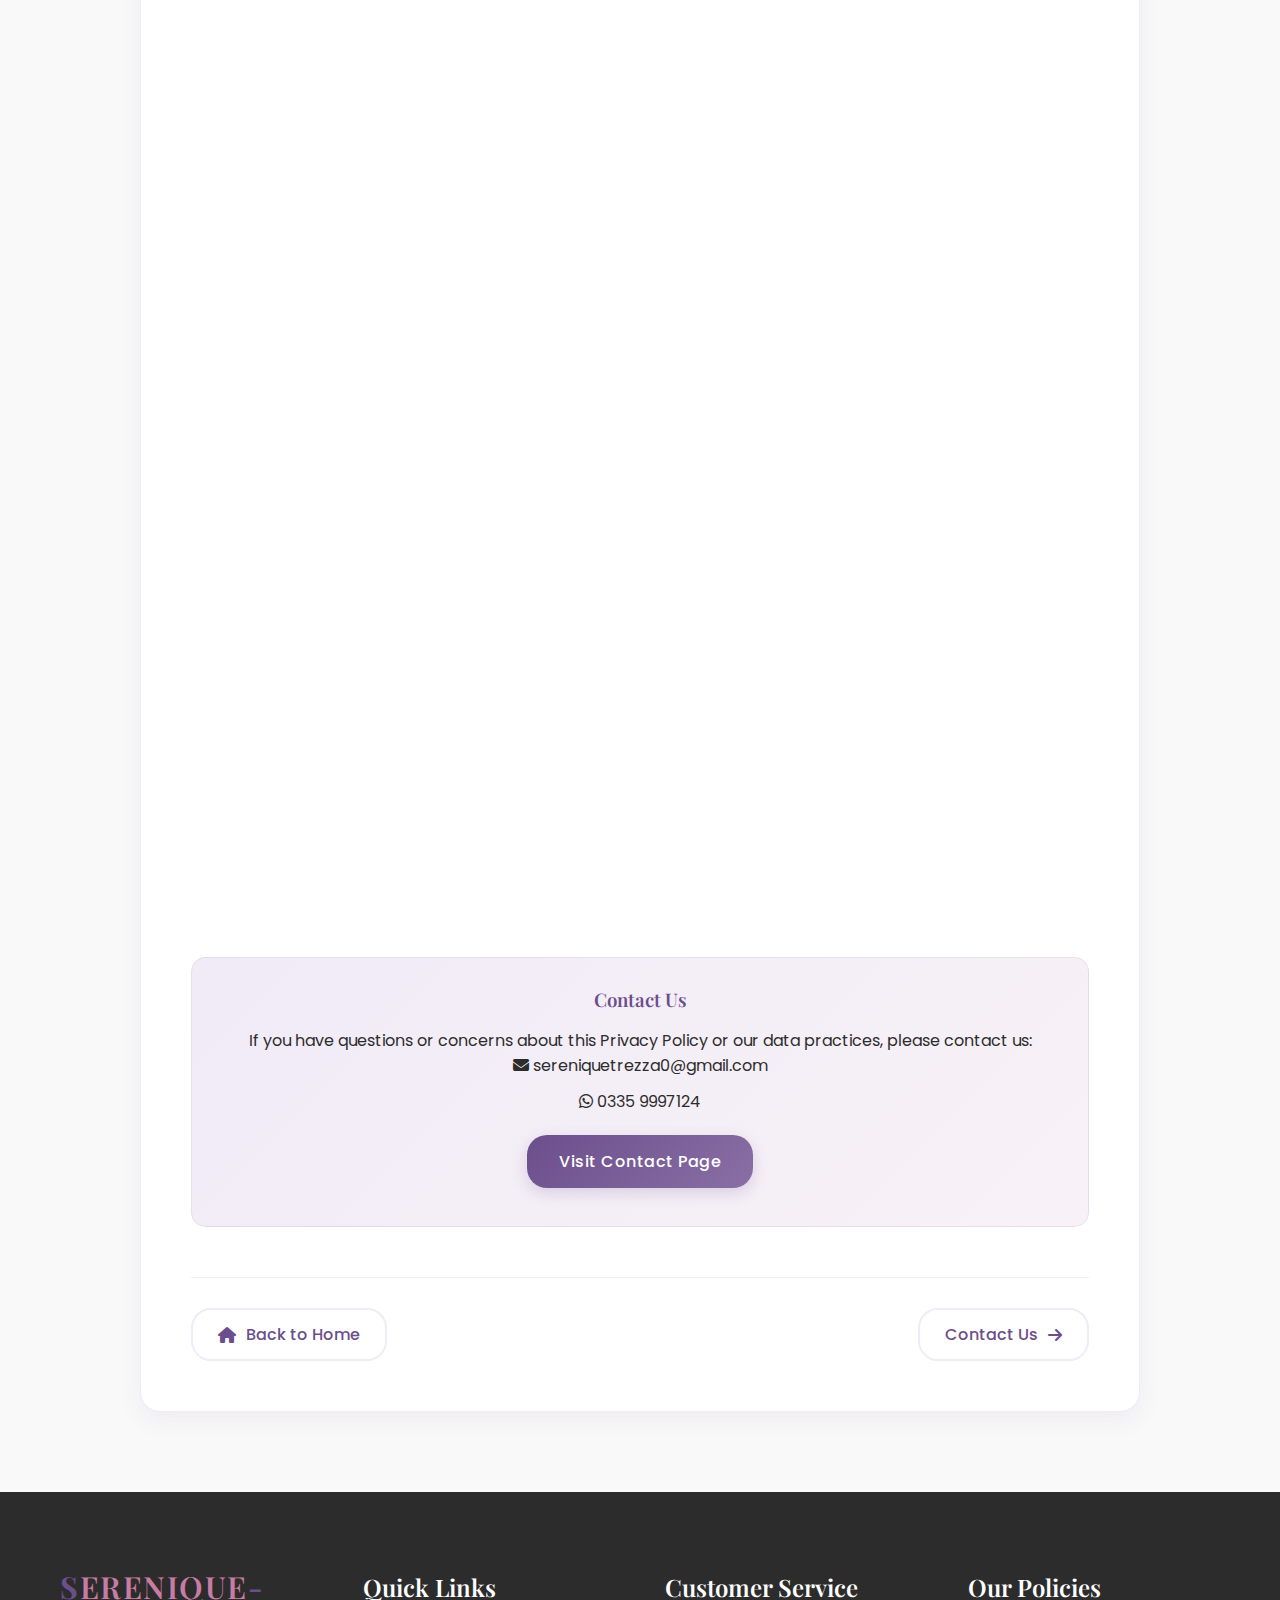
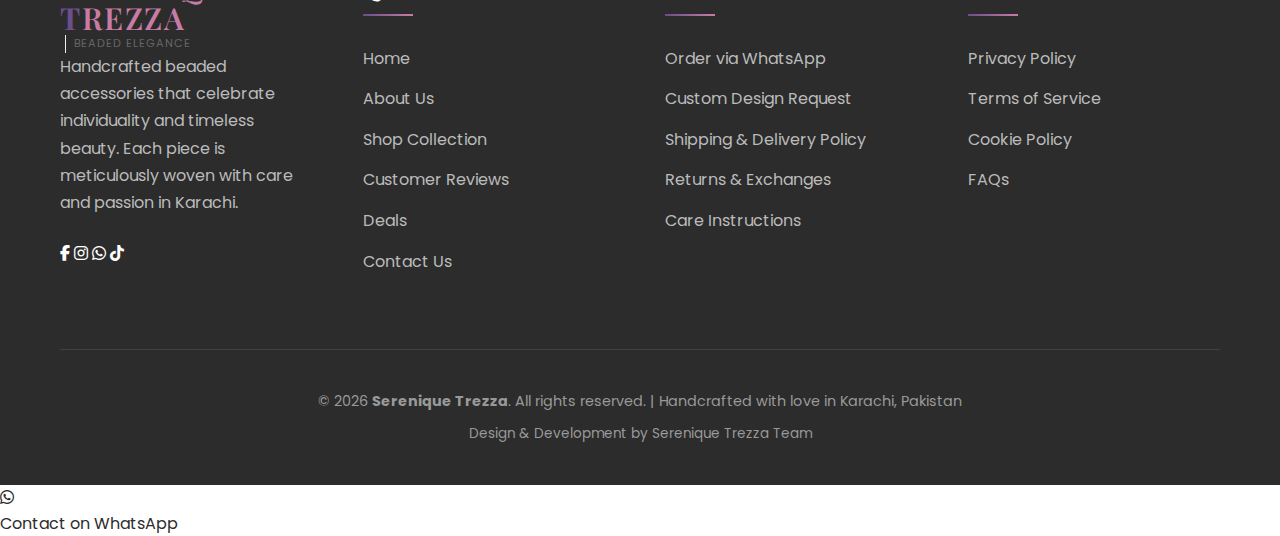
<file: privacy.html>
<!DOCTYPE html>
<html lang="en">

<head>
    <meta charset="UTF-8">
    <meta name="viewport" content="width=device-width, initial-scale=1.0">
    <title>Privacy Policy - Serenique Trezza Beaded Elegance</title>
    <meta name="description"
        content="Privacy policy for Serenique Trezza. Learn how we protect your personal information and handle your data with care.">
    <link rel="stylesheet" href="https://cdnjs.cloudflare.com/ajax/libs/font-awesome/6.4.0/css/all.min.css">
    <link rel="preconnect" href="https://fonts.googleapis.com">
    <link rel="preconnect" href="https://fonts.gstatic.com" crossorigin>
    <link
        href="https://fonts.googleapis.com/css2?family=Playfair+Display:wght@400;500;600;700&family=Poppins:wght@300;400;500;600&display=swap"
        rel="stylesheet">
    <link rel="stylesheet" href="style.css">
    <link rel="icon" type="image/x-icon" href="imgaes/logo.jpeg">
    <style>
        /* Additional styles specific to Privacy Policy page */
        .privacy-hero {
            margin-top: 100px;
            padding: 100px 0;
            background: linear-gradient(135deg, rgba(107, 78, 140, 0.9), rgba(200, 124, 165, 0.9)),
                        url('imgaes/24signature-pet.jpeg');
            background-size: cover;
            background-position: center;
            background-attachment: fixed;
            color: white;
            text-align: center;
            position: relative;
            overflow: hidden;
            min-height: 40vh;
            display: flex;
            align-items: center;
            justify-content: center;
        }
        
        .privacy-hero:before {
            content: '';
            position: absolute;
            top: 0;
            left: 0;
            width: 100%;
            height: 100%;
            background: rgba(0, 0, 0, 0.3);
        }
        
        .privacy-hero-content {
            position: relative;
            z-index: 2;
            max-width: 800px;
            margin: 0 auto;
            padding: 0 20px;
        }
        
        .privacy-hero h1 {
            font-size: 3.5rem;
            margin-bottom: 20px;
            color: white;
            text-shadow: 0 2px 10px rgba(0, 0, 0, 0.3);
        }
        
        .privacy-hero p {
            font-size: 1.2rem;
            margin-bottom: 30px;
            color: rgba(255, 255, 255, 0.95);
            line-height: 1.6;
        }
        
        .last-updated {
            background: rgba(255, 255, 255, 0.1);
            display: inline-block;
            padding: 8px 20px;
            border-radius: 30px;
            font-size: 0.9rem;
            margin-top: 10px;
        }
        
        .privacy-content {
            padding: 80px 0;
            background-color: var(--light-gray);
        }
        
        .policy-container {
            max-width: 1000px;
            margin: 0 auto;
            background: var(--white);
            padding: 50px;
            border-radius: var(--border-radius);
            box-shadow: var(--shadow);
            border: 1px solid var(--light-purple);
        }
        
        .policy-section {
            margin-bottom: 50px;
            padding-bottom: 40px;
            border-bottom: 1px solid var(--light-purple);
        }
        
        .policy-section:last-child {
            margin-bottom: 0;
            padding-bottom: 0;
            border-bottom: none;
        }
        
        .policy-section h2 {
            font-size: 1.8rem;
            color: var(--primary-purple);
            margin-bottom: 20px;
            position: relative;
            padding-bottom: 10px;
        }
        
        .policy-section h2:after {
            content: '';
            position: absolute;
            width: 60px;
            height: 3px;
            background: linear-gradient(to right, var(--primary-purple), var(--primary-pink));
            bottom: 0;
            left: 0;
        }
        
        .policy-section p {
            margin-bottom: 15px;
            color: var(--medium-gray);
            line-height: 1.7;
        }
        
        .policy-section ul {
            margin-left: 20px;
            margin-bottom: 20px;
        }
        
        .policy-section li {
            margin-bottom: 10px;
            color: var(--medium-gray);
            line-height: 1.6;
        }
        
        .highlight-box {
            background-color: var(--light-purple);
            padding: 25px;
            border-radius: 15px;
            border-left: 4px solid var(--primary-purple);
            margin: 25px 0;
        }
        
        .highlight-box h4 {
            color: var(--primary-purple);
            margin-bottom: 10px;
            font-size: 1.1rem;
        }
        
        .contact-info-box {
            background: linear-gradient(135deg, var(--light-purple) 0%, var(--light-pink) 100%);
            padding: 30px;
            border-radius: 15px;
            text-align: center;
            margin-top: 40px;
            border: 1px solid rgba(107, 78, 140, 0.1);
        }
        
        .contact-info-box h3 {
            color: var(--primary-purple);
            margin-bottom: 15px;
        }
        
        .policy-navigation {
            display: flex;
            justify-content: space-between;
            margin-top: 50px;
            padding-top: 30px;
            border-top: 1px solid var(--light-purple);
        }
        
        .nav-btn {
            display: inline-flex;
            align-items: center;
            gap: 10px;
            padding: 12px 25px;
            background-color: var(--white);
            border: 2px solid var(--light-purple);
            border-radius: var(--border-radius);
            font-weight: 500;
            transition: var(--transition);
            color: var(--primary-purple);
            text-decoration: none;
        }
        
        .nav-btn:hover {
            background-color: var(--primary-purple);
            color: var(--white);
            border-color: var(--primary-purple);
            transform: translateY(-3px);
        }
        
        @media (max-width: 992px) {
            .privacy-hero h1 {
                font-size: 3rem;
            }
            
            .policy-container {
                padding: 40px;
            }
        }
        
        @media (max-width: 768px) {
            .privacy-hero {
                margin-top: 80px;
                padding: 80px 0;
                min-height: 30vh;
            }
            
            .privacy-hero h1 {
                font-size: 2.5rem;
            }
            
            .privacy-hero p {
                font-size: 1.1rem;
            }
            
            .privacy-content {
                padding: 50px 0;
            }
            
            .policy-container {
                padding: 30px 20px;
                margin: 0 15px;
            }
            
            .policy-section h2 {
                font-size: 1.5rem;
            }
            
            .policy-navigation {
                flex-direction: column;
                gap: 15px;
            }
            
            .nav-btn {
                width: 100%;
                justify-content: center;
            }
            
            .highlight-box {
                padding: 20px;
            }
            
            .contact-info-box {
                padding: 25px 20px;
            }
        }
        
        @media (max-width: 576px) {
            .privacy-hero {
                padding: 60px 0;
            }
            
            .privacy-hero h1 {
                font-size: 2rem;
            }
            
            .policy-container {
                padding: 25px 15px;
                margin: 0 10px;
            }
            
            .policy-section {
                padding-bottom: 30px;
                margin-bottom: 30px;
            }
            
            .policy-section h2 {
                font-size: 1.3rem;
            }
        }
    </style>
</head>

<body>
    <!-- Header & Navigation -->
    <header id="header">
        <div class="container">
            <div class="nav-container">
                <div class="logo">
                    <div class="logo-img">
                        <a href="index.html"><img src="imgaes/logo.jpeg" alt="Serenique Trezza Logo"></a>
                    </div>
                    <div class="logo-text">S<span>ERENIQUE</span>-T<span>REZZA</span></div>
                    <div class="logo-tagline">BEADED ELEGANCE</div>
                </div>
                <div class="mobile-toggle" id="mobileToggle">
                    <i class="fas fa-bars"></i>
                </div>
                <ul class="nav-links" id="navLinks">
                    <li><a href="index.html">Home</a></li>
                    <li><a href="index.html#about">About Us</a></li>
                    <li><a href="gallery.html">Shop Now</a></li>
                    <li><a href="deals.html">Deals</a></li>
                    <li><a href="index.html#contact">Contact</a></li>
                </ul>
            </div>
        </div>
    </header>

    <!-- Privacy Policy Hero -->
    <section class="privacy-hero">
        <div class="privacy-hero-content">
            <h1>Privacy Policy</h1>
            <p>Your privacy and trust are important to us. Learn how we protect and handle your personal information at Serenique Trezza.</p>
            <div class="last-updated">Last Updated: January 30, 2026</div>
        </div>
    </section>

    <!-- Privacy Policy Content -->
    <section class="privacy-content">
        <div class="container">
            <div class="policy-container">
                <!-- Introduction -->
                <div class="policy-section">
                    <h2>Introduction</h2>
                    <p>Welcome to Serenique Trezza's Privacy Policy. We are committed to protecting your personal information and your right to privacy. If you have any questions or concerns about our policy, or our practices with regards to your personal information, please contact us at <a href="mailto:sereniquetrezza0@gmail.com">sereniquetrezza0@gmail.com</a>.</p>
                    <p>This Privacy Policy governs the privacy of those who use our website and services. By using our services, you consent to the data practices described in this policy.</p>
                </div>
                
                <!-- Information We Collect -->
                <div class="policy-section">
                    <h2>Information We Collect</h2>
                    <p>We collect personal information that you voluntarily provide to us when you:</p>
                    <ul>
                        <li>Place an order through WhatsApp or our website</li>
                        <li>Contact us for customer support or inquiries</li>
                        <li>Request custom jewelry designs</li>
                        <li>Sign up for updates or promotions</li>
                    </ul>
                    <p>The personal information we collect may include:</p>
                    <ul>
                        <li><strong>Contact Information:</strong> Name, email address, phone number, shipping address</li>
                        <li><strong>Order Information:</strong> Products ordered, payment details, delivery preferences</li>
                        <li><strong>Communication Data:</strong> Messages exchanged via WhatsApp or email</li>
                    </ul>
                </div>
                
                <!-- How We Use Your Information -->
                <div class="policy-section">
                    <h2>How We Use Your Information</h2>
                    <p>We use the information we collect in the following ways:</p>
                    <div class="highlight-box">
                        <h4>Primary Uses:</h4>
                        <ul>
                            <li>To process and fulfill your orders</li>
                            <li>To communicate with you about your orders and inquiries</li>
                            <li>To provide customer support and address concerns</li>
                            <li>To create custom jewelry designs as requested</li>
                            <li>To send order confirmations and shipping updates</li>
                        </ul>
                    </div>
                    <p>We do not sell, trade, or rent your personal information to third parties. Your information is used solely for order processing and communication purposes related to Serenique Trezza services.</p>
                </div>
                
                <!-- Data Protection -->
                <div class="policy-section">
                    <h2>Data Protection</h2>
                    <p>We implement appropriate technical and organizational measures to protect your personal information against unauthorized access, alteration, disclosure, or destruction. However, please note that no method of transmission over the internet or electronic storage is 100% secure.</p>
                    
                    <div class="highlight-box">
                        <h4>Our Protection Measures:</h4>
                        <ul>
                            <li>Secure communication channels (WhatsApp Business, encrypted email)</li>
                            <li>Limited access to personal information within our team</li>
                            <li>Regular review of our data collection, storage, and processing practices</li>
                            <li>Secure storage of order information for necessary duration only</li>
                        </ul>
                    </div>
                </div>
                
                <!-- Your Privacy Rights -->
                <div class="policy-section">
                    <h2>Your Privacy Rights</h2>
                    <p>You have the right to:</p>
                    <ul>
                        <li><strong>Access:</strong> Request access to your personal information we hold</li>
                        <li><strong>Correction:</strong> Request correction of any inaccurate or incomplete information</li>
                        <li><strong>Deletion:</strong> Request deletion of your personal information (subject to legal requirements)</li>
                        <li><strong>Objection:</strong> Object to processing of your personal information</li>
                        <li><strong>Restriction:</strong> Request restriction of processing your personal information</li>
                    </ul>
                    <p>To exercise any of these rights, please contact us at <a href="mailto:sereniquetrezza0@gmail.com">sereniquetrezza0@gmail.com</a> or via WhatsApp at <a href="https://wa.me/923359997124">0335 9997124</a>.</p>
                </div>
                
                <!-- Cookies Policy -->
                <div class="policy-section">
                    <h2>Cookies Policy</h2>
                    <p>Our website may use cookies to improve your browsing experience and website performance. Cookies are small data files stored on your device that help us:</p>
                    <ul>
                        <li>Remember your preferences and settings</li>
                        <li>Understand how you use our website</li>
                        <li>Improve website functionality and performance</li>
                    </ul>
                    <p>You can control cookies through your browser settings. However, disabling cookies may affect your experience on our website.</p>
                </div>
                
                <!-- Third-Party Services -->
                <div class="policy-section">
                    <h2>Third-Party Services</h2>
                    <p>We may use third-party services that collect information for various purposes:</p>
                    <ul>
                        <li><strong>WhatsApp Business:</strong> For order processing and communication</li>
                        <li><strong>Payment Processors:</strong> For secure payment transactions</li>
                        <li><strong>Analytics Tools:</strong> To understand website usage patterns</li>
                    </ul>
                    <p>These third-party services have their own privacy policies, and we encourage you to review them.</p>
                </div>
                
                <!-- Policy Updates -->
                <div class="policy-section">
                    <h2>Policy Updates</h2>
                    <p>We may update this Privacy Policy from time to time. The updated version will be indicated by an updated "Last Updated" date at the top of this page. We encourage you to review this Privacy Policy periodically to stay informed about how we are protecting your information.</p>
                    <p>If we make material changes to this Privacy Policy, we will notify you through prominent notice on our website or via direct communication.</p>
                </div>
                
                <!-- Contact Information -->
                <div class="contact-info-box">
                    <h3>Contact Us</h3>
                    <p>If you have questions or concerns about this Privacy Policy or our data practices, please contact us:</p>
                    <div style="display: flex; flex-direction: column; gap: 10px; margin-bottom: 20px;">
                        <div><i class="fas fa-envelope"></i> <a href="mailto:sereniquetrezza0@gmail.com">sereniquetrezza0@gmail.com</a></div>
                        <div><i class="fab fa-whatsapp"></i> <a href="https://wa.me/923359997124">0335 9997124</a></div>
                    </div>
                    <a href="index.html#contact" class="btn">Visit Contact Page</a>
                </div>
                
                <!-- Navigation -->
                <div class="policy-navigation">
                    <a href="index.html" class="nav-btn">
                        <i class="fas fa-home"></i> Back to Home
                    </a>
                    <a href="index.html#contact" class="nav-btn">
                        Contact Us <i class="fas fa-arrow-right"></i>
                    </a>
                </div>
            </div>
        </div>
    </section>

    <!-- Footer -->
    <footer>
        <div class="container">
            <div class="footer-content">
                <div class="footer-col">
                    <div class="footer-logo">
                        <div class="logo-text">S<span>ERENIQUE</span>-T<span>REZZA</span></div>
                        <div class="logo-tagline">BEADED ELEGANCE</div>
                    </div>
                    <p>Handcrafted beaded accessories that celebrate individuality and timeless beauty. Each piece is meticulously woven with care and passion in Karachi.</p>
                    <div class="footer-social">
                        <a href="https://facebook.com/sereniquetrezza" target="_blank"><i class="fab fa-facebook-f"></i></a>
                        <a href="https://instagram.com/serenique_trezza._.0" target="_blank"><i class="fab fa-instagram"></i></a>
                        <a href="https://wa.me/923359997124" target="_blank"><i class="fab fa-whatsapp"></i></a>
                        <a href="https://tiktok.com/@sereniquetrezza" target="_blank"><i class="fab fa-tiktok"></i></a>
                    </div>
                </div>
                
                <div class="footer-col">
                    <h3>Quick Links</h3>
                    <ul class="footer-links">
                        <li><a href="index.html">Home</a></li>
                        <li><a href="index.html#about">About Us</a></li>
                        <li><a href="gallery.html">Shop Collection</a></li>
                        <li><a href="index.html#reviews">Customer Reviews</a></li>
                        <li><a href="deals.html">Deals</a></li>
                        <li><a href="index.html#contact">Contact Us</a></li>
                    </ul>
                </div>
                
                <div class="footer-col">
                    <h3>Customer Service</h3>
                    <ul class="footer-links">
                        <li><a href="https://wa.me/923359997124" target="_blank">Order via WhatsApp</a></li>
                        <li><a href="#contact">Custom Design Request</a></li>
                        <li><a href="privacy.html">Shipping & Delivery Policy</a></li>
                        <li><a href="privacy.html">Returns & Exchanges</a></li>
                        <li><a href="privacy.html">Care Instructions</a></li>
                    </ul>
                </div>
                
                <div class="footer-col">
                    <h3>Our Policies</h3>
                    <ul class="footer-links">
                        <li><a href="privacy.html">Privacy Policy</a></li>
                        <li><a href="privacy.html">Terms of Service</a></li>
                        <li><a href="privacy.html">Cookie Policy</a></li>
                        <li><a href="privacy.html">FAQs</a></li>
                    </ul>
                </div>
            </div>
            
            <div class="footer-bottom">
                <div class="copyright">
                    <p>&copy; 2026 <strong>Serenique Trezza</strong>. All rights reserved. | Handcrafted with love in Karachi, Pakistan</p>
                    <p style="margin-top: 10px; font-size: 0.85rem;">Design & Development by Serenique Trezza Team</p>
                </div>
            </div>
        </div>
    </footer>

    <!-- WhatsApp Float Button -->
    <a href="https://wa.me/923359997124" target="_blank" class="whatsapp-float">
        <div class="whatsapp-icon">
            <i class="fab fa-whatsapp"></i>
        </div>
        <div class="whatsapp-text">
            Contact on WhatsApp
        </div>
    </a>

    <script>
        // Mobile Navigation Toggle
        document.addEventListener('DOMContentLoaded', function() {
            const mobileToggle = document.getElementById('mobileToggle');
            const navLinks = document.getElementById('navLinks');
            
            if (mobileToggle && navLinks) {
                mobileToggle.addEventListener('click', () => {
                    navLinks.classList.toggle('active');
                    mobileToggle.innerHTML = navLinks.classList.contains('active')
                        ? '<i class="fas fa-times"></i>'
                        : '<i class="fas fa-bars"></i>';
                    
                    // Prevent body scroll when menu is open on mobile
                    if (navLinks.classList.contains('active') && window.innerWidth <= 768) {
                        document.body.style.overflow = 'hidden';
                    } else {
                        document.body.style.overflow = 'auto';
                    }
                });
                
                // Close mobile menu when clicking a link
                document.querySelectorAll('.nav-links a').forEach(link => {
                    link.addEventListener('click', () => {
                        if (navLinks.classList.contains('active')) {
                            navLinks.classList.remove('active');
                            mobileToggle.innerHTML = '<i class="fas fa-bars"></i>';
                            document.body.style.overflow = 'auto';
                        }
                    });
                });
            }
            
            // Header scroll effect
            window.addEventListener('scroll', () => {
                const header = document.getElementById('header');
                if (header) {
                    if (window.scrollY > 50) {
                        header.classList.add('scrolled');
                    } else {
                        header.classList.remove('scrolled');
                    }
                }
            });
            
            // Smooth scrolling for anchor links
            document.querySelectorAll('a[href^="#"]').forEach(anchor => {
                anchor.addEventListener('click', function (e) {
                    if (this.getAttribute('href') === '#') return;
                    
                    e.preventDefault();
                    const targetId = this.getAttribute('href');
                    
                    if (targetId === '#') return;
                    
                    if (targetId.startsWith('#')) {
                        const targetElement = document.querySelector(targetId);
                        if (targetElement) {
                            window.scrollTo({
                                top: targetElement.offsetTop - 70,
                                behavior: 'smooth'
                            });
                            
                            // Close mobile menu if open
                            if (navLinks && navLinks.classList.contains('active')) {
                                navLinks.classList.remove('active');
                                if (mobileToggle) {
                                    mobileToggle.innerHTML = '<i class="fas fa-bars"></i>';
                                }
                                document.body.style.overflow = 'auto';
                            }
                        }
                    }
                });
            });
            
            // Initialize with scrolled class if page is scrolled on load
            if (window.scrollY > 50) {
                const header = document.getElementById('header');
                if (header) {
                    header.classList.add('scrolled');
                }
            }
            
            // Animate sections on scroll
            const policySections = document.querySelectorAll('.policy-section');
            
            const observer = new IntersectionObserver((entries) => {
                entries.forEach(entry => {
                    if (entry.isIntersecting) {
                        entry.target.style.opacity = '1';
                        entry.target.style.transform = 'translateY(0)';
                    }
                });
            }, { threshold: 0.1 });
            
            // Set initial state and observe
            policySections.forEach(section => {
                section.style.opacity = '0';
                section.style.transform = 'translateY(20px)';
                section.style.transition = 'opacity 0.5s ease, transform 0.5s ease';
                observer.observe(section);
            });
            
            // Fix for mobile viewport height
            function setViewportHeight() {
                let vh = window.innerHeight * 0.01;
                document.documentElement.style.setProperty('--vh', `${vh}px`);
            }
            
            // Set viewport height on load and resize
            setViewportHeight();
            window.addEventListener('resize', setViewportHeight);
        });
    </script>
</body>

</html>
</file>
<file: style.css>
:root {
    --primary-purple: #6B4E8C;
    --secondary-purple: #8A6FA5;
    --light-purple: #F0EBF7;
    --primary-pink: #C87CA5;
    --light-pink: #F8F1F6;
    --dark-gray: #2C2C2C;
    --medium-gray: #666666;
    --light-gray: #F9F9F9;
    --white: #ffffff;
    --transition: all 0.4s cubic-bezier(0.175, 0.885, 0.32, 1.1);
    --shadow: 0 8px 25px rgba(107, 78, 140, 0.08);
    --shadow-hover: 0 15px 35px rgba(107, 78, 140, 0.15);
    --border-radius: 20px;
}

* {
    margin: 0;
    padding: 0;
    box-sizing: border-box;
}

body {
    font-family: 'Poppins', sans-serif;
    line-height: 1.6;
    color: var(--dark-gray);
    background-color: var(--white);
    overflow-x: hidden;
}

h1, h2, h3, h4, h5, h6 {
    font-family: 'Playfair Display', serif;
    font-weight: 600;
    line-height: 1.3;
    color: var(--dark-gray);
}

a {
    text-decoration: none;
    color: inherit;
}

.container {
    width: 100%;
    max-width: 1200px;
    margin: 0 auto;
    padding: 0 20px;
}

.btn {
    display: inline-block;
    background: linear-gradient(135deg, var(--primary-purple), var(--secondary-purple));
    color: var(--white);
    padding: 14px 32px;
    border-radius: var(--border-radius);
    font-weight: 500;
    border: none;
    cursor: pointer;
    transition: var(--transition);
    box-shadow: 0 5px 15px rgba(107, 78, 140, 0.2);
    font-size: 16px;
    letter-spacing: 0.5px;
    position: relative;
    overflow: hidden;
}

.btn:after {
    content: '';
    position: absolute;
    top: 0;
    left: -100%;
    width: 100%;
    height: 100%;
    background: linear-gradient(90deg, transparent, rgba(255,255,255,0.2), transparent);
    transition: left 0.7s ease;
}

.btn:hover:after {
    left: 100%;
}

.btn:hover {
    transform: translateY(-5px);
    box-shadow: 0 10px 25px rgba(107, 78, 140, 0.3);
}

.btn-outline {
    background: transparent;
    border: 2px solid var(--primary-purple);
    color: var(--primary-purple);
    box-shadow: none;
}

.btn-outline:hover {
    background: var(--primary-purple);
    color: var(--white);
}

.whatsapp-btn {
    background: linear-gradient(135deg, #25D366, #128C7E);
}

.whatsapp-link {
    display: inline-flex;
    align-items: center;
    gap: 8px;
    color: #25D366;
    font-weight: 500;
    margin-top: 5px;
    transition: var(--transition);
}

.whatsapp-link:hover {
    color: #128C7E;
    transform: translateX(5px);
}

section {
    padding: 100px 0;
}

.section-title {
    text-align: center;
    margin-bottom: 70px;
    position: relative;
}

.section-title h2 {
    font-size: 2.8rem;
    display: inline-block;
    position: relative;
    padding-bottom: 15px;
}

.section-title h2:after {
    content: '';
    position: absolute;
    width: 70px;
    height: 3px;
    background: linear-gradient(to right, var(--primary-purple), var(--primary-pink));
    bottom: 0;
    left: 50%;
    transform: translateX(-50%);
}

.section-title p {
    max-width: 700px;
    margin: 25px auto 0;
    color: var(--medium-gray);
    font-size: 1.1rem;
}

/* Header & Navigation */
header {
    position: fixed;
    top: 0;
    left: 0;
    width: 100%;
    z-index: 1000;
    background-color: rgba(255, 255, 255, 0.98);
    box-shadow: 0 3px 15px rgba(0, 0, 0, 0.05);
    transition: var(--transition);
    backdrop-filter: blur(10px);
}

header.scrolled {
    padding: 5px 0;
}

.nav-container {
    display: flex;
    justify-content: space-between;
    align-items: center;
    padding: 18px 0;
    transition: var(--transition);
}

/* UPDATED LOGO STYLES - FIXED */
.logo {
    display: flex;
    align-items: center;
    gap: 15px; /* Changed from margin-left: -100px */
}

.logo-img {
    width: 50px;
    height: 50px;
    display: flex;
    align-items: center;
    justify-content: center;
    flex-shrink: 0;
}

.logo-img img {
    width: 100%;
    height: 100%;
    object-fit: contain;
    border-radius: 50%;
    transition: var(--transition);
}

.logo:hover .logo-img img {
    transform: rotate(1deg) scale(1.1);
}

.logo-text {
    font-family: 'Playfair Display', serif;
    font-size: 1.9rem;
    font-weight: 700;
    color: var(--primary-purple);
    text-transform: uppercase;
    letter-spacing: 1.5px;
    line-height: 1;
}

.logo-text span {
    color: var(--primary-pink);
    font-weight: 600;
}

.logo-tagline {
    font-size: 0.7rem;
    color: var(--medium-gray);
    letter-spacing: 1px;
    margin-left: 5px;
    border-left: 1px solid var(--light-purple);
    padding-left: 8px;
    margin-top: 2px;
}

.nav-links {
    display: flex;
    list-style: none;
}

.nav-links li {
    margin-left: 40px;
}

.nav-links a {
    font-weight: 500;
    font-size: 1rem;
    position: relative;
    transition: var(--transition);
    padding: 5px 0;
}

.nav-links a:hover, .nav-links a.active {
    color: var(--primary-purple);
}

.nav-links a:after {
    content: '';
    position: absolute;
    width: 0;
    height: 2px;
    background: linear-gradient(to right, var(--primary-purple), var(--primary-pink));
    left: 0;
    bottom: 0;
    transition: var(--transition);
}

.nav-links a:hover:after, .nav-links a.active:after {
    width: 100%;
}

.mobile-toggle {
    display: none;
    font-size: 1.5rem;
    cursor: pointer;
    color: var(--primary-purple);
    transition: var(--transition);
}

.mobile-toggle:hover {
    transform: rotate(90deg);
}

/* Hero Carousel */
.hero {
    padding-top: 100px;
    position: relative;
    overflow: hidden;
}

.carousel-container {
    position: relative;
    height: 650px;
    overflow: hidden;
    border-radius: 20px;
    box-shadow: var(--shadow);
}

.carousel-slide {
    position: absolute;
    top: 0;
    left: 0;
    width: 100%;
    height: 100%;
    display: flex;
    align-items: center;
    justify-content: space-between;
    padding: 0 80px;
    background: linear-gradient(135deg, var(--light-purple) 0%, var(--light-pink) 100%);
    opacity: 0;
    transition: opacity 0.8s ease;
}

.carousel-slide.active {
    opacity: 1;
}

.carousel-content {
    flex: 1;
    max-width: 600px;
}

.carousel-content h1 {
    font-size: 3.8rem;
    margin-bottom: 25px;
    color: var(--primary-purple);
    line-height: 1.2;
}

.carousel-content h1 span {
    color: var(--primary-pink);
}

.carousel-content p {
    font-size: 1.25rem;
    margin-bottom: 35px;
    color: var(--medium-gray);
    max-width: 500px;
}

.carousel-image {
    flex: 1;
    text-align: center;
}

.carousel-image img {
    max-width: 100%;
    border-radius: 20px;
    box-shadow: var(--shadow);
    transform: perspective(1000px) rotateY(-15deg);
    transition: transform 1.2s cubic-bezier(0.175, 0.885, 0.32, 1.275);
}

.carousel-slide.active .carousel-image img {
    transform: perspective(1000px) rotateY(0deg);
}

.carousel-dots {
    position: absolute;
    bottom: 40px;
    left: 50%;
    transform: translateX(-50%);
    display: flex;
    gap: 15px;
}

.dot {
    width: 14px;
    height: 14px;
    border-radius: 50%;
    background-color: rgba(255, 255, 255, 0.5);
    cursor: pointer;
    transition: var(--transition);
    position: relative;
}

.dot:after {
    content: '';
    position: absolute;
    top: -5px;
    left: -5px;
    right: -5px;
    bottom: -5px;
    border-radius: 50%;
    border: 2px solid transparent;
    transition: var(--transition);
}

.dot.active {
    background-color: var(--white);
    transform: scale(1.2);
}

.dot.active:after {
    border-color: var(--white);
}

.carousel-btn {
    position: absolute;
    top: 50%;
    transform: translateY(-50%);
    width: 60px;
    height: 60px;
    border-radius: 50%;
    background-color: rgba(255, 255, 255, 0.9);
    border: none;
    font-size: 1.5rem;
    color: var(--primary-purple);
    cursor: pointer;
    transition: var(--transition);
    display: flex;
    align-items: center;
    justify-content: center;
    box-shadow: 0 5px 15px rgba(0, 0, 0, 0.1);
    border-radius: var(--border-radius);
}

.carousel-btn:hover {
    background-color: var(--white);
    transform: translateY(-50%) scale(1.1);
    box-shadow: 0 8px 25px rgba(0, 0, 0, 0.15);
}

.carousel-btn.prev {
    left: 30px;
}

.carousel-btn.next {
    right: 30px;
}

/* Product Collage */
.collage-section {
    background-color: var(--light-gray);
}

.collage-grid {
    display: grid;
    grid-template-columns: repeat(4, 1fr);
    grid-template-rows: repeat(2, 280px);
    gap: 25px;
}

.collage-item {
    position: relative;
    border-radius: var(--border-radius);
    overflow: hidden;
    cursor: pointer;
    transition: var(--transition);
    box-shadow: var(--shadow);
}

.collage-item:hover {
    transform: translateY(-15px) scale(1.02);
    box-shadow: 0 25px 50px rgba(107, 78, 140, 0.25);
    z-index: 2;
}

.collage-item.large {
    grid-column: span 2;
    grid-row: span 2;
}

.collage-item img {
    width: 100%;
    height: 100%;
    object-fit: cover;
    transition: transform 1.2s cubic-bezier(0.175, 0.885, 0.32, 1.275);
}

.collage-item:hover img {
    transform: scale(1.15);
}

.collage-overlay {
    position: absolute;
    bottom: 0;
    left: 0;
    width: 100%;
    background: linear-gradient(to top, rgba(0, 0, 0, 0.95), transparent);
    padding: 30px;
    color: var(--white);
    transform: translateY(100%);
    opacity: 0;
    transition: var(--transition);
}

.collage-item:hover .collage-overlay {
    transform: translateY(0);
    opacity: 1;
}

.collage-overlay h3 {
    font-size: 1.6rem;
    margin-bottom: 5px;
    transform: translateY(20px);
    transition: transform 0.6s ease 0.2s;
    color: #ffffff;
}

.collage-item:hover .collage-overlay h3 {
    transform: translateY(0);
}

/* About Section */
.about-content p {
    margin-bottom: 25px;
    font-size: 1.15rem;
    color: var(--medium-gray);
    line-height: 1.8;
}

.features-grid {
    display: grid;
    grid-template-columns: repeat(auto-fit, minmax(320px, 1fr));
    gap: 35px;
    margin-top: 60px;
}

.feature {
    background-color: var(--white);
    padding: 35px 30px;
    border-radius: var(--border-radius);
    box-shadow: var(--shadow);
    transition: var(--transition);
    text-align: center;
    border: 1px solid var(--light-purple);
}

.feature:hover {
    transform: translateY(-12px);
    box-shadow: var(--shadow-hover);
}

.feature i {
    font-size: 2.8rem;
    color: var(--primary-purple);
    margin-bottom: 25px;
}

.feature h4 {
    font-size: 1.4rem;
    margin-bottom: 15px;
    color: var(--primary-purple);
}

.feature p {
    font-size: 1rem;
    margin-bottom: 0;
    color: var(--medium-gray);
}

/* Contact Section */
.contact-content {
    display: flex;
    gap: 60px;
    align-items: flex-start;
}

.contact-info {
    flex: 1;
}

.contact-info h3 {
    font-size: 2rem;
    margin-bottom: 25px;
    color: var(--primary-purple);
}

.contact-info p {
    margin-bottom: 35px;
    color: var(--medium-gray);
    font-size: 1.1rem;
}

.contact-details {
    margin-bottom: 50px;
}

.contact-detail {
    display: flex;
    align-items: flex-start;
    margin-bottom: 30px;
    background: var(--white);
    padding: 25px;
    border-radius: var(--border-radius);
    box-shadow: var(--shadow);
    border: 1px solid var(--light-purple);
    transition: var(--transition);
}

.contact-detail:hover {
    transform: translateY(-10px);
    box-shadow: var(--shadow-hover);
}

.contact-detail i {
    width: 55px;
    height: 55px;
    background-color: var(--light-purple);
    border-radius: var(--border-radius);
    display: flex;
    align-items: center;
    justify-content: center;
    color: var(--primary-purple);
    font-size: 1.3rem;
    margin-right: 20px;
    flex-shrink: 0;
    transition: var(--transition);
}

.contact-detail:hover i {
    background-color: var(--primary-purple);
    color: var(--white);
    transform: scale(1.1);
}

.contact-detail h4 {
    font-size: 1.2rem;
    margin-bottom: 8px;
    color: var(--primary-purple);
}

.contact-detail p, .contact-detail a {
    color: var(--medium-gray);
    transition: var(--transition);
}

.contact-detail a:hover {
    color: var(--primary-purple);
}

.social-connect {
    margin-top: 50px;
}

.social-connect h4 {
    font-size: 1.3rem;
    margin-bottom: 25px;
    color: var(--primary-purple);
}

.social-btn {
    display: inline-flex;
    align-items: center;
    justify-content: center;
    gap: 12px;
    padding: 14px 30px;
    border-radius: var(--border-radius);
    margin-right: 15px;
    margin-bottom: 15px;
    transition: var(--transition);
    font-weight: 500;
    min-width: 160px;
    text-align: center;
}

.social-btn.facebook {
    background-color: #1877f2;
    color: white;
}

.social-btn.instagram {
    background: linear-gradient(45deg, #405DE6, #E1306C);
    color: white;
}

.social-btn:hover {
    transform: translateY(-5px);
    box-shadow: 0 10px 25px rgba(0, 0, 0, 0.2);
}

.whatsapp-form {
    flex: 1;
    background: var(--white);
    padding: 40px;
    border-radius: var(--border-radius);
    box-shadow: var(--shadow);
    border: 1px solid var(--light-purple);
    transition: var(--transition);
}

.whatsapp-form:hover {
    transform: translateY(-5px);
    box-shadow: var(--shadow-hover);
}

.whatsapp-form h3 {
    font-size: 1.8rem;
    margin-bottom: 15px;
    color: var(--primary-purple);
}

.whatsapp-form p {
    margin-bottom: 30px;
    color: var(--medium-gray);
}

.form-group {
    margin-bottom: 25px;
}

.form-group input,
.form-group textarea {
    width: 100%;
    padding: 16px 20px;
    border: 1px solid #e0e0e0;
    border-radius: var(--border-radius);
    font-family: 'Poppins', sans-serif;
    font-size: 1rem;
    transition: var(--transition);
    background-color: var(--light-gray);
}

.form-group input:focus,
.form-group textarea:focus {
    border-color: var(--primary-purple);
    outline: none;
    box-shadow: 0 0 0 3px rgba(107, 78, 140, 0.1);
    background-color: var(--white);
}

.form-group textarea {
    min-height: 150px;
    resize: vertical;
}

/* Gallery Hero */
.gallery-hero {
    margin-top: 100px;
    padding-bottom: 80px;
    background: linear-gradient(135deg, var(--light-purple) 0%, var(--light-pink) 100%);
    text-align: center;
}

.gallery-hero h1 {
    font-size: 3.2rem;
    color: var(--primary-purple);
    margin-bottom: 20px;
}

.gallery-hero p {
    font-size: 1.25rem;
    max-width: 700px;
    margin: 0 auto;
    color: var(--medium-gray);
}

/* Gallery Filter */
.gallery-filter-section {
    padding: 50px 0 30px;
}

.gallery-filter {
    display: flex;
    justify-content: center;
    flex-wrap: wrap;
    gap: 15px;
}

.filter-btn {
    padding: 12px 32px;
    background-color: var(--white);
    border: 2px solid var(--light-purple);
    border-radius: var(--border-radius);
    font-weight: 500;
    cursor: pointer;
    transition: var(--transition);
    font-size: 1rem;
}

.filter-btn.active, .filter-btn:hover {
    background-color: var(--primary-purple);
    color: var(--white);
    border-color: var(--primary-purple);
    transform: translateY(-3px);
}

/* Gallery Grid */
.gallery-grid-section {
    padding: 40px 0 100px;
}

.gallery-grid {
    display: grid;
    grid-template-columns: repeat(auto-fill, minmax(300px, 1fr));
    gap: 35px;
}

.gallery-item {
    position: relative;
    border-radius: var(--border-radius);
    overflow: hidden;
    box-shadow: var(--shadow);
    cursor: pointer;
    transition: var(--transition);
    height: 380px;
    border: 1px solid var(--light-purple);
}

.gallery-item:hover {
    transform: translateY(-15px) scale(1.02);
    box-shadow: 0 25px 50px rgba(107, 78, 140, 0.25);
    z-index: 2;
}

.gallery-item img {
    width: 100%;
    height: 100%;
    object-fit: cover;
    transition: transform 1.2s cubic-bezier(0.175, 0.885, 0.32, 1.275);
}

.gallery-item:hover img {
    transform: scale(1.15);
}

.gallery-overlay {
    position: absolute;
    bottom: 0;
    left: 0;
    width: 100%;
    background: linear-gradient(to top, rgba(0, 0, 0, 0.95), transparent);
    padding: 30px;
    color: var(--white);
    transform: translateY(100%);
    opacity: 0;
    transition: var(--transition);
}

.gallery-item:hover .gallery-overlay {
    transform: translateY(0);
    opacity: 1;
}

.gallery-overlay h3 {
    font-size: 1.4rem;
    margin-bottom: 10px;
    transform: translateY(20px);
    transition: transform 0.6s ease 0.2s;
    color: #ffffff;
}

.gallery-item:hover .gallery-overlay h3 {
    transform: translateY(0);
}

.gallery-overlay p {
    font-size: 0.95rem;
    margin-bottom: 20px;
    opacity: 0.9;
    line-height: 1.6;
    transform: translateY(20px);
    transition: transform 0.6s ease 0.3s;
}

.gallery-item:hover .gallery-overlay p {
    transform: translateY(0);
}

.view-btn {
    background-color: var(--white);
    color: var(--primary-purple);
    border: none;
    padding: 10px 25px;
    border-radius: var(--border-radius);
    font-weight: 500;
    cursor: pointer;
    transition: var(--transition);
    font-size: 0.95rem;
    transform: translateY(20px);
    transition: all 0.6s ease 0.4s;
}

.gallery-item:hover .view-btn {
    transform: translateY(0);
}

.view-btn:hover {
    background-color: var(--primary-pink);
    color: var(--white);
    transform: translateY(-3px);
    box-shadow: 0 5px 15px rgba(0, 0, 0, 0.1);
}

/* Modal */
.modal {
    display: none;
    position: fixed;
    top: 0;
    left: 0;
    width: 100%;
    height: 100%;
    background-color: rgba(0, 0, 0, 0.95);
    z-index: 2000;
    align-items: center;
    justify-content: center;
    padding: 20px;
    animation: fadeIn 0.4s ease-out;
}

.modal.active {
    display: flex;
}

.modal-content {
    background-color: var(--white);
    max-width: 900px;
    width: 100%;
    border-radius: var(--border-radius);
    overflow: hidden;
    animation: modalSlideUp 0.6s cubic-bezier(0.175, 0.885, 0.32, 1.275);
    box-shadow: 0 25px 50px rgba(0, 0, 0, 0.3);
    position: relative;
}

.modal-header {
    padding: 30px;
    background: linear-gradient(135deg, var(--primary-purple), var(--secondary-purple));
    color: var(--white);
    display: flex;
    justify-content: space-between;
    align-items: center;
    border-bottom: 1px solid rgba(255, 255, 255, 0.1);
}

.modal-header h3 {
    font-size: 1.9rem;
    color: var(--white);
    font-weight: 600;
}

.close-modal {
    font-size: 2rem;
    cursor: pointer;
    transition: var(--transition);
    width: 50px;
    height: 50px;
    display: flex;
    align-items: center;
    justify-content: center;
    border-radius: var(--border-radius);
    background-color: rgba(255, 255, 255, 0.1);
}

.close-modal:hover {
    transform: rotate(90deg);
    background-color: rgba(255, 255, 255, 0.2);
}

.modal-body {
    padding: 40px;
    display: flex;
    gap: 40px;
}

.modal-img {
    flex: 1;
    border-radius: var(--border-radius);
    overflow: hidden;
    box-shadow: var(--shadow);
    transition: var(--transition);
}

.modal-img:hover {
    transform: translateY(-5px);
    box-shadow: var(--shadow-hover);
}

.modal-img img {
    width: 100%;
    height: 100%;
    object-fit: cover;
    transition: transform 0.8s ease;
}

.modal-img:hover img {
    transform: scale(1.05);
}

.modal-text {
    flex: 1;
    display: flex;
    flex-direction: column;
    justify-content: center;
}

.modal-text h4 {
    font-size: 2rem;
    margin-bottom: 20px;
    color: var(--primary-purple);
    line-height: 1.3;
}

.modal-text p {
    margin-bottom: 35px;
    color: var(--medium-gray);
    line-height: 1.8;
    font-size: 1.1rem;
}

.modal-actions {
    display: flex;
    gap: 20px;
    margin-top: 10px;
}

.close-modal-btn {
    padding: 14px 30px;
}

/* Footer */
footer {
    background-color: var(--dark-gray);
    color: var(--white);
    padding: 80px 0 40px;
}

.footer-content {
    display: grid;
    grid-template-columns: repeat(auto-fit, minmax(250px, 1fr));
    gap: 50px;
    margin-bottom: 60px;
}

.footer-col h3 {
    font-size: 1.5rem;
    margin-bottom: 30px;
    color: var(--white);
    position: relative;
    padding-bottom: 12px;
}

.footer-col h3:after {
    content: '';
    position: absolute;
    width: 50px;
    height: 2px;
    background: linear-gradient(to right, var(--primary-purple), var(--primary-pink));
    bottom: 0;
    left: 0;
}

.footer-col p {
    color: #bbb;
    margin-bottom: 25px;
    line-height: 1.7;
    font-size: 1rem;
}

.footer-links {
    list-style: none;
}

.footer-links li {
    margin-bottom: 15px;
}

.footer-links a {
    color: #bbb;
    transition: var(--transition);
    display: inline-block;
}

.footer-links a:hover {
    color: var(--primary-pink);
    transform: translateX(5px);
}

footer .social-links {
    display: flex;
    gap: 15px;
    margin-top: 25px;
}

footer .social-links a {
    width: 45px;
    height: 45px;
    background-color: rgba(255, 255, 255, 0.08);
    border-radius: var(--border-radius);
    display: flex;
    align-items: center;
    justify-content: center;
    transition: var(--transition);
    font-size: 1.1rem;
}

footer .social-links a:hover {
    background-color: var(--primary-purple);
    transform: translateY(-5px);
}

.copyright {
    text-align: center;
    padding-top: 40px;
    border-top: 1px solid rgba(255, 255, 255, 0.1);
    color: #999;
    font-size: 0.9rem;
}

/* Animation Classes */
.fade-in-up {
    animation: fadeInUp 1s ease-out 0.2s both;
}

.fade-in-up-delay {
    animation: fadeInUp 1s ease-out 0.4s both;
}

.fade-in-up-delay-2 {
    animation: fadeInUp 1s ease-out 0.6s both;
}

/* Animations */
@keyframes fadeInUp {
    from {
        opacity: 0;
        transform: translateY(40px);
    }
    to {
        opacity: 1;
        transform: translateY(0);
    }
}

@keyframes fadeInRight {
    from {
        opacity: 0;
        transform: translateX(50px);
    }
    to {
        opacity: 1;
        transform: translateX(0);
    }
}

@keyframes fadeIn {
    from {
        opacity: 0;
    }
    to {
        opacity: 1;
    }
}

@keyframes modalSlideUp {
    from {
        opacity: 0;
        transform: translateY(80px) scale(0.95);
    }
    to {
        opacity: 1;
        transform: translateY(0) scale(1);
    }
}

/* =============== RESPONSIVE DESIGN =============== */
@media (max-width: 1200px) {
    .carousel-container {
        height: 580px;
    }
    
    .carousel-content h1 {
        font-size: 3.2rem;
    }
}

@media (max-width: 992px) {
    .carousel-container {
        height: 500px;
    }
    
    .carousel-slide {
        flex-direction: column;
        padding: 40px;
        text-align: center;
        justify-content: center;
    }
    
    .carousel-content {
        margin-bottom: 40px;
        max-width: 100%;
    }
    
    .carousel-content h1 {
        font-size: 2.8rem;
    }
    
    .carousel-image {
        width: 100%;
        max-width: 500px;
        margin: 0 auto;
    }
    
    .carousel-image img {
        width: 100%;
        height: auto;
    }
    
    .collage-grid {
        grid-template-columns: repeat(2, 1fr);
        grid-template-rows: repeat(3, 220px);
    }
    
    .collage-item.large {
        grid-column: span 1;
        grid-row: span 1;
    }
    
    .contact-content {
        flex-direction: column;
        gap: 50px;
    }
    
    .modal-body {
        flex-direction: column;
        gap: 30px;
    }
    
    .modal-text h4 {
        font-size: 1.8rem;
    }
}

/* MOBILE HERO BACKGROUND STYLES - UPDATED */
@media (max-width: 768px) {
    .mobile-toggle {
        display: block;
    }
    
    .nav-links {
        position: fixed;
        top: 70px;
        left: 0;
        width: 100%;
        background-color: var(--white);
        flex-direction: column;
        align-items: center;
        padding: 25px 0;
        box-shadow: 0 10px 30px rgba(0, 0, 0, 0.1);
        transform: translateY(-100%);
        opacity: 0;
        transition: var(--transition);
        z-index: 999;
        border-top: 1px solid var(--light-purple);
    }
    
    .nav-links.active {
        transform: translateY(0);
        opacity: 1;
    }
    
    .nav-links li {
        margin: 18px 0;
    }
    
    /* LOGO FIX FOR MOBILE */
    .logo {
        gap: 10px;
    }
    
    .logo-img {
        width: 40px;
        height: 40px;
    }
    
    .logo-text {
        font-size: 1.6rem;
    }
    
    .logo-tagline {
        font-size: 0.65rem;
        margin-left: 0;
        padding-left: 5px;
    }
    
    /* HERO BACKGROUND FOR MOBILE */
    .hero {
        padding-top: 120px;
    }
    
    .carousel-container {
        height: 450px;
    }
    
    .carousel-slide {
        flex-direction: column;
        padding: 0;
        text-align: center;
        justify-content: center;
        /* Background gradient overlay for better text readability */
        background: linear-gradient(135deg, rgba(107, 78, 140, 0.85) 0%, rgba(200, 124, 165, 0.85) 100%) !important;
    }
    
    .carousel-image {
        position: absolute !important;
        top: 0 !important;
        left: 0 !important;
        width: 100% !important;
        height: 100% !important;
        z-index: -1 !important;
        opacity: 0.4 !important;
        pointer-events: none !important;
    }
    
    .carousel-image img {
        width: 100% !important;
        height: 100% !important;
        object-fit: cover !important;
        border-radius: 0 !important;
        transform: none !important;
        box-shadow: none !important;
    }
    
    .carousel-content {
        position: relative !important;
        z-index: 2 !important;
        padding: 40px 30px !important;
        max-width: 100% !important;
        margin-bottom: 0 !important;
        color: var(--white) !important;
    }
    
    .carousel-content h1 {
        color: var(--white) !important;
        font-size: 2.5rem !important;
        text-shadow: 0 2px 10px rgba(0, 0, 0, 0.3) !important;
        margin-bottom: 20px !important;
    }
    
    .carousel-content h1 span {
        color: var(--light-pink) !important;
    }
    
    .carousel-content p {
        color: rgba(255, 255, 255, 0.95) !important;
        max-width: 100% !important;
        text-shadow: 0 1px 5px rgba(0, 0, 0, 0.2) !important;
        margin-bottom: 30px !important;
        font-size: 1.1rem !important;
    }
    
    .carousel-slide .btn {
        background: rgba(255, 255, 255, 0.9) !important;
        color: var(--primary-purple) !important;
        border: 2px solid transparent !important;
    }
    
    .carousel-slide .btn:hover {
        background: var(--white) !important;
        color: var(--primary-purple) !important;
    }
    
    .carousel-btn {
        width: 50px !important;
        height: 50px !important;
        font-size: 1.2rem !important;
        background-color: rgba(255, 255, 255, 0.8) !important;
    }
    
    .carousel-btn.prev {
        left: 15px !important;
    }
    
    .carousel-btn.next {
        right: 15px !important;
    }
    
    .carousel-dots {
        bottom: 20px !important;
    }
    
    .dot {
        background-color: rgba(255, 255, 255, 0.3) !important;
    }
    
    .dot.active {
        background-color: var(--white) !important;
    }
    /* END HERO BACKGROUND */
    
    .section-title h2 {
        font-size: 2.2rem;
    }
    
    .collage-grid {
        grid-template-columns: 1fr;
        grid-template-rows: repeat(5, 200px);
    }
    
    .features-grid {
        grid-template-columns: 1fr;
    }
    
    .gallery-hero h1 {
        font-size: 2.5rem;
    }
    
    .social-btn {
        display: block;
        width: 100%;
        margin-bottom: 15px;
        text-align: center;
    }
    
    .modal-actions {
        flex-direction: column;
    }
    
    .modal-header {
        padding: 25px;
    }
    
    .modal-body {
        padding: 25px;
    }
    
    /* Modal close button larger on mobile */
    .close-modal {
        width: 45px;
        height: 45px;
        font-size: 1.8rem;
    }
}

@media (max-width: 576px) {
    /* LOGO FIX FOR SMALL MOBILE */
    .logo {
        gap: 8px;
    }
    
    .logo-img {
        width: 35px;
        height: 35px;
    }
    
    .logo-text {
        font-size: 1.4rem;
    }
    
    .logo-tagline {
        font-size: 0.6rem;
        padding-left: 4px;
    }
    
    /* HERO BACKGROUND FOR SMALL MOBILE */
    .hero {
        padding-top: 110px;
    }
    
    .carousel-container {
        height: 400px;
        border-radius: 15px;
    }
    
    .carousel-slide {
        padding: 0 !important;
    }
    
    .carousel-content {
        padding: 40px 75px !important;
    }
    
    .carousel-content h1 {
        font-size: 2rem !important;
        margin-bottom: 15px !important;
    }
    
    .carousel-content p {
        font-size: 1rem !important;
        margin-bottom: 25px !important;
    }
    
    /* Reduce image opacity more on very small screens */
    .carousel-image {
        opacity: 0.35 !important;
    }
    
    .carousel-dots {
        bottom: 15px !important;
    }
    
    .carousel-btn {
        width: 45px !important;
        height: 45px !important;
        font-size: 1.1rem !important;
    }
    
    .carousel-btn.prev {
        left: 10px !important;
    }
    
    .carousel-btn.next {
        right: 10px !important;
    }
    /* END HERO BACKGROUND */
    
    .btn {
        padding: 12px 25px;
        font-size: 0.95rem;
        border-radius: var(--border-radius);
    }
    
    .section-title h2 {
        font-size: 1.9rem;
    }
    
    .section-title p {
        font-size: 1rem;
    }
    
    .contact-detail {
        flex-direction: column;
        align-items: center;
        text-align: center;
        padding: 20px;
    }
    
    .contact-detail i {
        margin-right: 0;
        margin-bottom: 15px;
    }
    
    .whatsapp-form {
        padding: 25px 20px;
    }
    
    .gallery-hero {
        padding-top: 100px;
    }
    
    .gallery-hero h1 {
        font-size: 2.2rem;
    }
    
    .gallery-hero p {
        font-size: 1.1rem;
    }
    
    .gallery-item {
        height: 320px;
    }
    
    /* Modal adjustments for very small screens */
    .modal-content {
        margin: 10px;
    }
    
    .modal-header {
        padding: 20px;
    }
    
    .modal-header h3 {
        font-size: 1.5rem;
    }
    
    .modal-body {
        padding: 20px;
        gap: 20px;
    }
    
    .modal-text h4 {
        font-size: 1.5rem;
    }
    
    .modal-text p {
        font-size: 1rem;
    }
    
    .close-modal {
        width: 40px;
        height: 40px;
        font-size: 1.5rem;
    }
}

@media (max-width: 400px) {
    /* LOGO FIX FOR VERY SMALL MOBILE */
    .logo {
        gap: 6px;
    }
    
    .logo-img {
        width: 30px;
        height: 30px;
    }
    
    .logo-text {
        font-size: 1.2rem;
    }
    
    .logo-tagline {
        font-size: 0.55rem;
        padding-left: 3px;
    }
    
    /* HERO BACKGROUND FOR VERY SMALL MOBILE */
    .carousel-container {
        height: 380px;
        border-radius: 10px;
    }
    
    .carousel-content h1 {
        font-size: 1.7rem !important;
    }
    
    .carousel-content p {
        font-size: 0.95rem !important;
    }
    
    /* Further reduce opacity on tiny screens */
    .carousel-image {
        opacity: 0.3 !important;
    }
    
    .carousel-image img {
        max-height: 100% !important;
    }
    /* END HERO BACKGROUND */
    
    .gallery-hero h1 {
        font-size: 2rem;
    }
    
    .filter-btn {
        padding: 10px 20px;
        font-size: 0.9rem;
    }
    
    .gallery-grid {
        grid-template-columns: 1fr;
        gap: 20px;
    }
    
    .gallery-item {
        height: 300px;
    }
}

/* ========== IMPROVED RESPONSIVE STYLES ========== */

/* Better mobile touch targets */
@media (max-width: 768px) {
    .nav-links a, 
    .filter-btn,
    .view-btn,
    .btn {
        min-height: 44px;
        display: flex;
        align-items: center;
        justify-content: center;
    }
    
    /* Improve gallery item clickability */
    .gallery-item {
        cursor: pointer;
    }
    
    /* Better modal on mobile */
    .modal-content {
        max-height: 90vh;
        overflow-y: auto;
    }
    
    /* Fix for iOS scrolling */
    .modal.active {
        position: fixed;
        height: 100%;
        -webkit-overflow-scrolling: touch;
    }
}

/* Fix for modal background scroll */
body.modal-open,
html.modal-open {
    overflow: hidden !important;
    position: fixed;
    width: 100%;
    height: 100%;
}

/* Improve navbar responsiveness */
@media (max-width: 768px) {
    .nav-container {
        padding: 15px 0;
    }
    
    /* Better mobile menu animation */
    .nav-links {
        transform: translateY(-100%);
        opacity: 0;
        transition: transform 0.3s ease, opacity 0.3s ease;
        pointer-events: none;
    }
    
    .nav-links.active {
        transform: translateY(0);
        opacity: 1;
        pointer-events: all;
    }
}

/* Gallery filter improvements */
.gallery-item.filter-show {
    animation: fadeInUp 0.5s ease forwards;
}

@keyframes fadeInUp {
    from {
        opacity: 0;
        transform: translateY(20px);
    }
    to {
        opacity: 1;
        transform: translateY(0);
    }
}

/* Better image loading */
.gallery-item img,
.collage-item img {
    background-color: #f5f5f5;
    transition: transform 0.6s ease;
}

/* Improve modal close button on mobile */
@media (max-width: 576px) {
    .close-modal {
        width: 50px;
        height: 50px;
        font-size: 1.8rem;
        position: absolute;
        top: 15px;
        right: 15px;
        background: rgba(255, 255, 255, 0.2);
        border-radius: 50%;
        display: flex;
        align-items: center;
        justify-content: center;
        z-index: 1001;
    }
    
    .modal-header {
        padding: 20px 60px 20px 20px;
    }
}

/* Fix for carousel on very small screens */
@media (max-width: 400px) {
    .carousel-content h1 {
        font-size: 1.5rem;
        line-height: 1.3;
    }
    
    .carousel-content p {
        font-size: 0.9rem;
        line-height: 1.5;
    }
    
    .gallery-item {
        height: 280px;
    }
}

/* Prevent text size adjustment on orientation change */
html {
    -webkit-text-size-adjust: 100%;
}

/* Better touch feedback for buttons */
.btn,
.filter-btn,
.view-btn {
    -webkit-tap-highlight-color: transparent;
    user-select: none;
}

/* Improve accessibility for screen readers */
.sr-only {
    position: absolute;
    width: 1px;
    height: 1px;
    padding: 0;
    margin: -1px;
    overflow: hidden;
    clip: rect(0, 0, 0, 0);
    white-space: nowrap;
    border: 0;
}

/* ========== ADD THESE NEW STYLES TO YOUR EXISTING STYLE.CSS ========== */

/* Fix for gallery images not showing - REMOVE FILTERS */
.gallery-item img {
    /* REMOVED ALL UNNECESSARY FILTERS */
    filter: none !important;
    opacity: 1 !important;
    display: block !important;
    visibility: visible !important;
}

/* Order button in gallery overlay */
.order-btn {
    background-color: #25D366;
    color: white;
    border: none;
    padding: 10px 20px;
    border-radius: var(--border-radius);
    font-weight: 500;
    cursor: pointer;
    transition: var(--transition);
    font-size: 0.95rem;
    margin-top: 10px;
    width: 100%;
    transform: translateY(20px);
    transition: all 0.6s ease 0.5s;
    display: flex;
    align-items: center;
    justify-content: center;
    gap: 8px;
}

.gallery-item:hover .order-btn {
    transform: translateY(0);
}

.order-btn:hover {
    background-color: #1da851;
    transform: translateY(-2px);
    box-shadow: 0 5px 15px rgba(37, 211, 102, 0.3);
}

/* Update view button position */
.gallery-overlay .view-btn {
    margin-bottom: 8px;
    width: 100%;
}

/* Modal price styling */
.modal-price {
    font-size: 1.4rem;
    color: var(--primary-pink);
    font-weight: bold;
    margin: 15px 0;
    padding: 10px 0;
    border-top: 1px solid var(--light-purple);
    border-bottom: 1px solid var(--light-purple);
}

/* Order success message */
.order-success {
    display: none;
    position: fixed;
    top: 50%;
    left: 50%;
    transform: translate(-50%, -50%);
    background: rgba(255, 255, 255, 0.95);
    padding: 30px;
    border-radius: var(--border-radius);
    box-shadow: 0 10px 30px rgba(0, 0, 0, 0.2);
    z-index: 3000;
    text-align: center;
    animation: fadeIn 0.3s ease;
    border: 2px solid #25D366;
    max-width: 350px;
    width: 90%;
}

.success-content {
    display: flex;
    flex-direction: column;
    align-items: center;
    gap: 15px;
}

.success-content i {
    font-size: 3rem;
    color: #25D366;
}

.success-content p {
    color: var(--dark-gray);
    font-weight: 500;
    font-size: 1.1rem;
}

/* WhatsApp button improvements */
.whatsapp-btn {
    background: linear-gradient(135deg, #25D366, #128C7E);
    display: flex;
    align-items: center;
    justify-content: center;
    gap: 10px;
    font-size: 1.1rem;
    padding: 15px 30px;
}

.whatsapp-btn:hover {
    background: linear-gradient(135deg, #1da851, #0d7c6e);
    transform: translateY(-5px);
    box-shadow: 0 10px 25px rgba(37, 211, 102, 0.3);
}

/* Image loading fix */
.gallery-item img,
.modal-img img {
    background-color: #f5f5f5;
    min-height: 200px;
    object-fit: cover;
}

/* Ensure modal image is properly sized */
.modal-img {
    min-height: 300px;
    background: var(--light-gray);
    display: flex;
    align-items: center;
    justify-content: center;
}

.modal-img img {
    max-width: 100%;
    max-height: 400px;
    object-fit: contain;
}

/* Fix for mobile images */
@media (max-width: 768px) {
    .gallery-item img {
        min-height: 250px;
    }
    
    .modal-img {
        min-height: 250px;
    }
    
    .modal-img img {
        max-height: 300px;
    }
    
    .order-success {
        padding: 20px;
        max-width: 300px;
    }
    
    .success-content i {
        font-size: 2.5rem;
    }
}

/* Loading state for images */
.gallery-item img.loading {
    opacity: 0.7;
    background: linear-gradient(90deg, #f0f0f0 25%, #e0e0e0 50%, #f0f0f0 75%);
    background-size: 200% 100%;
    animation: loading 1.5s infinite;
}

@keyframes loading {
    0% { background-position: 200% 0; }
    100% { background-position: -200% 0; }
}

/* Fix for image display issues */
.gallery-grid img,
.collage-item img {
    display: block;
    width: 100%;
    height: 100%;
    object-fit: cover;
}
</file>
